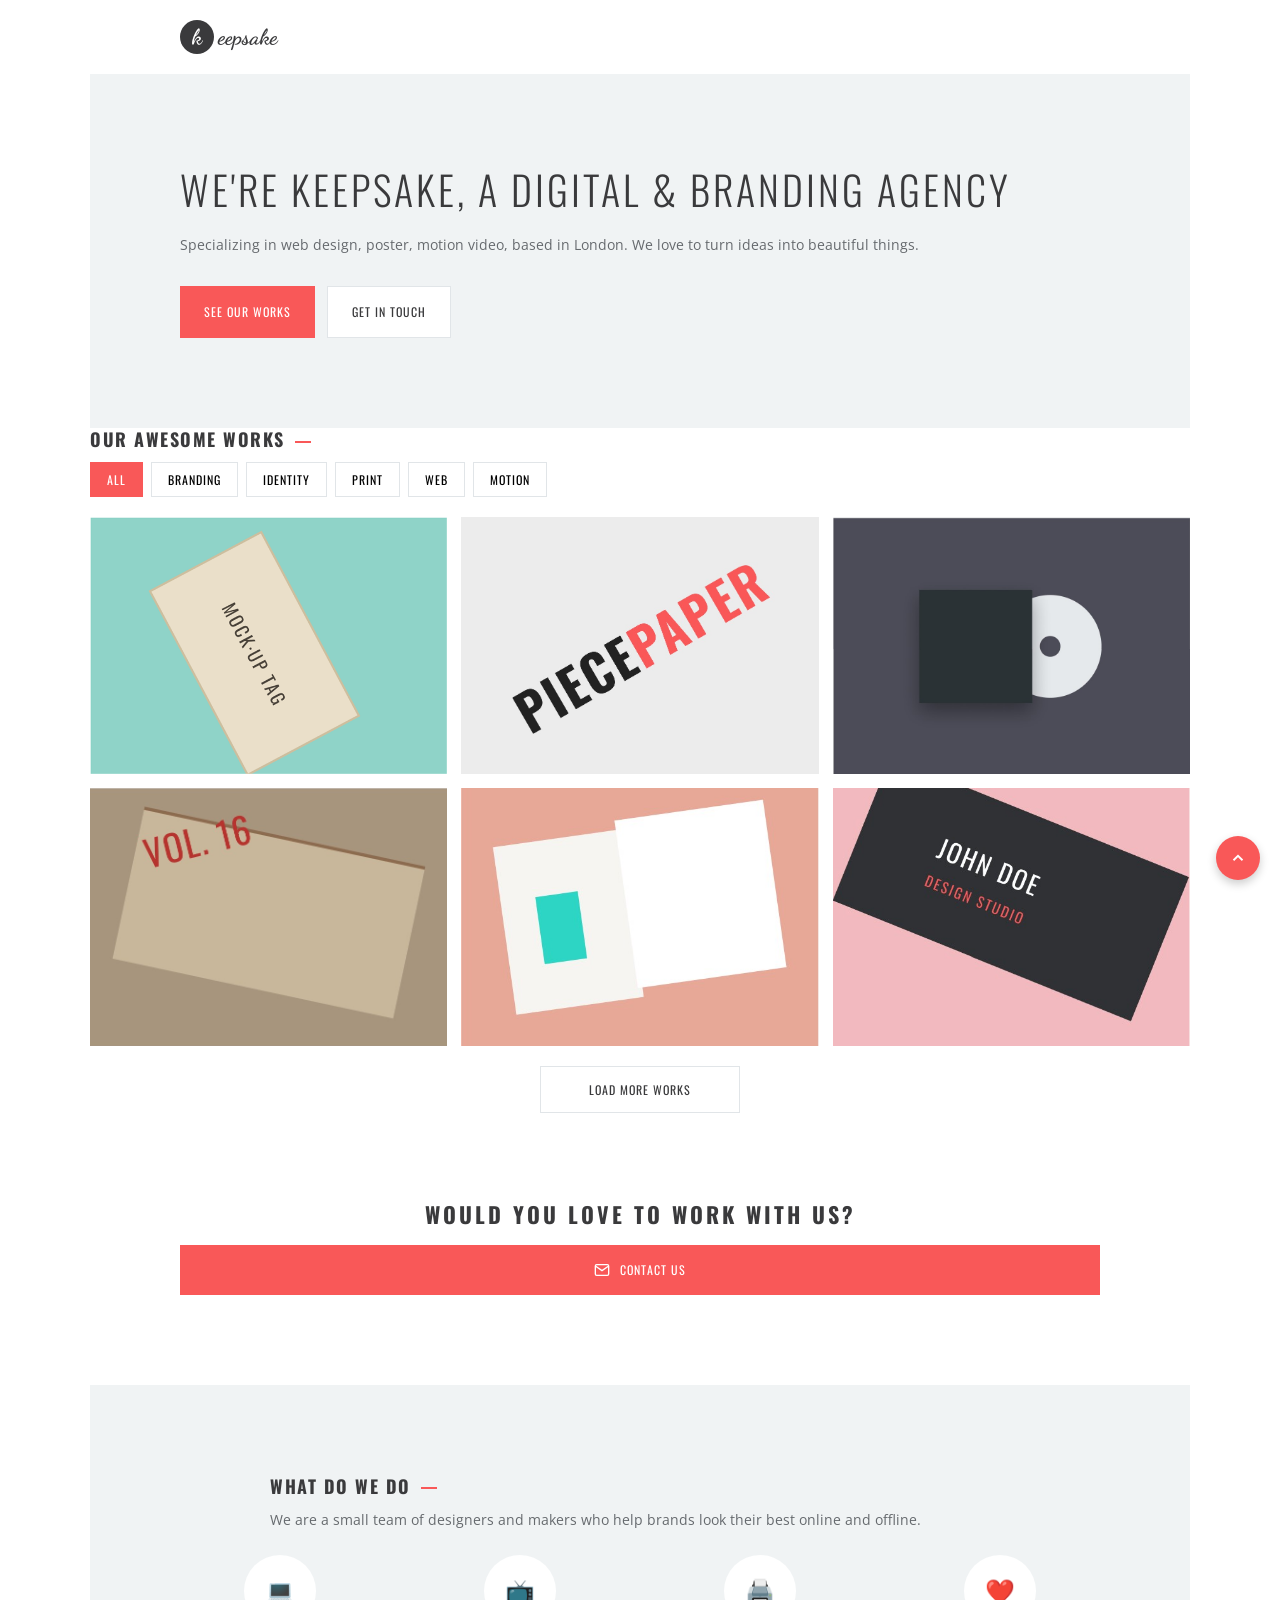
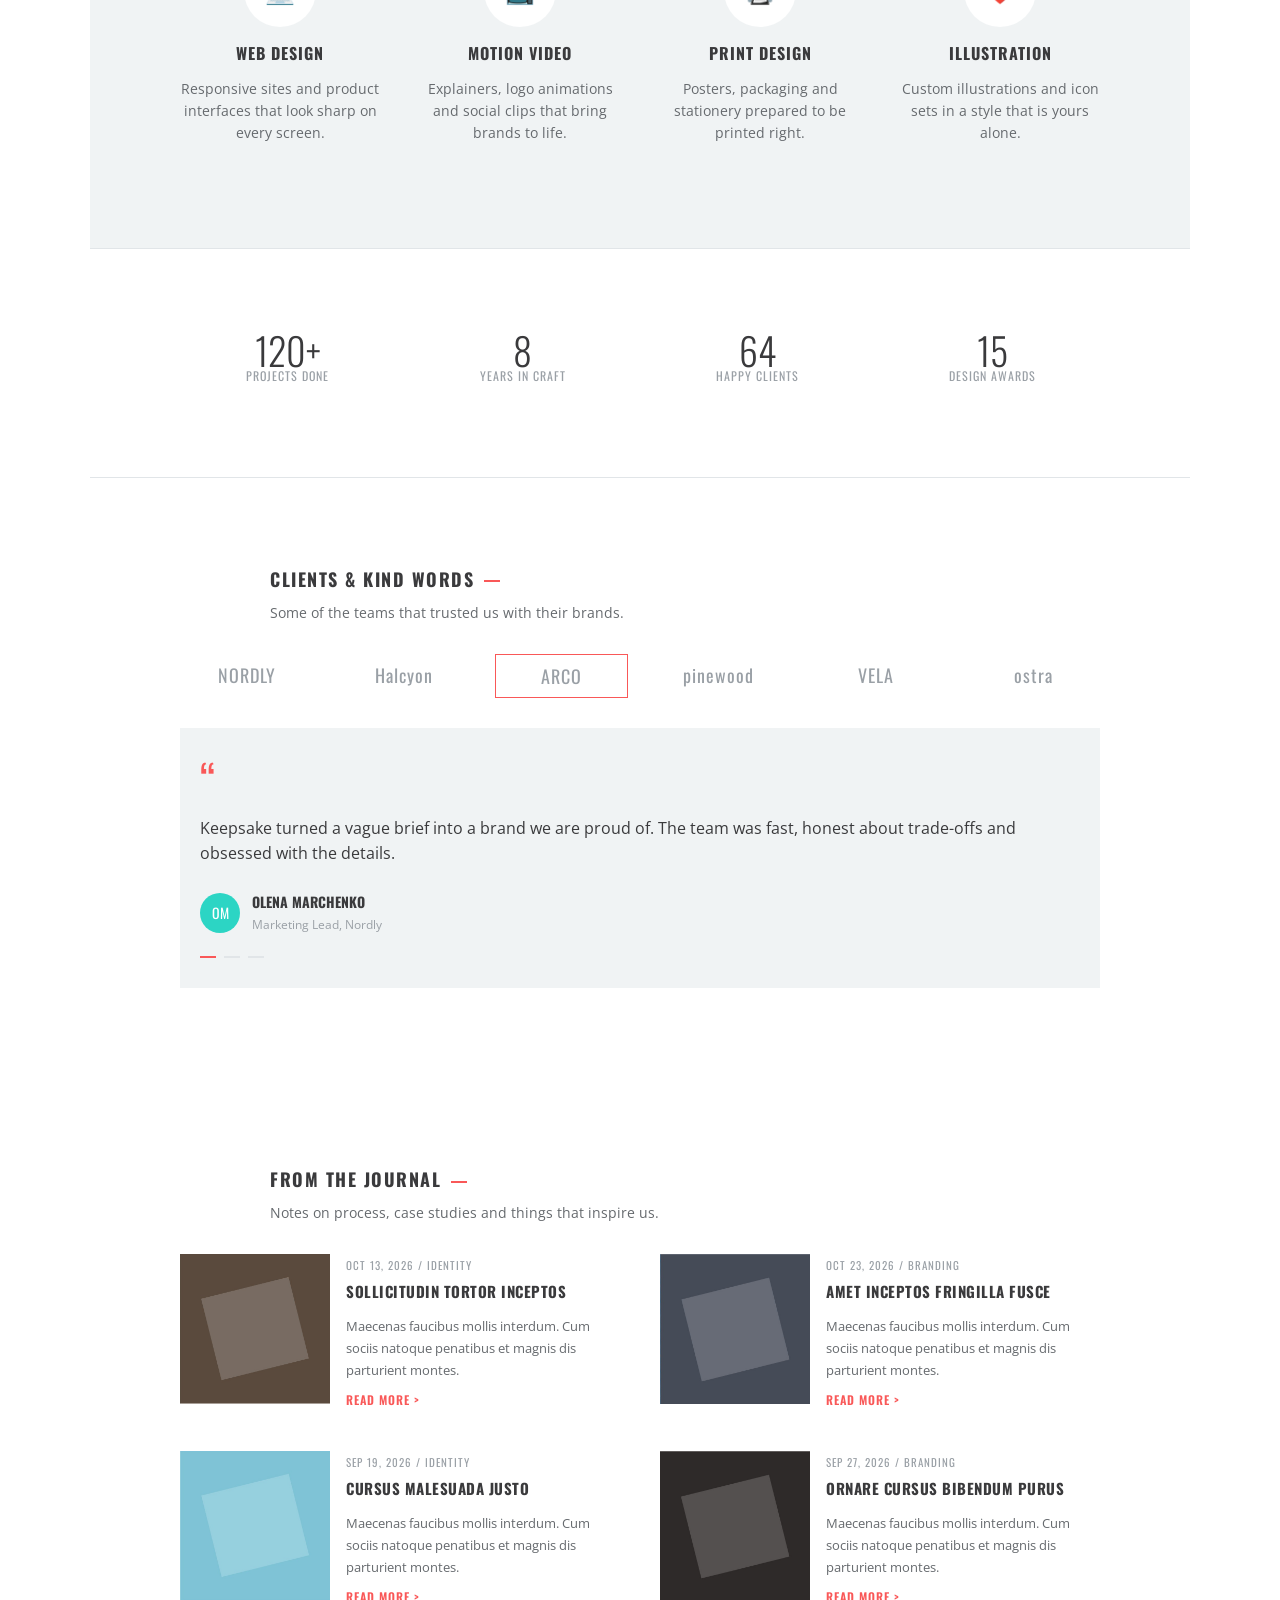
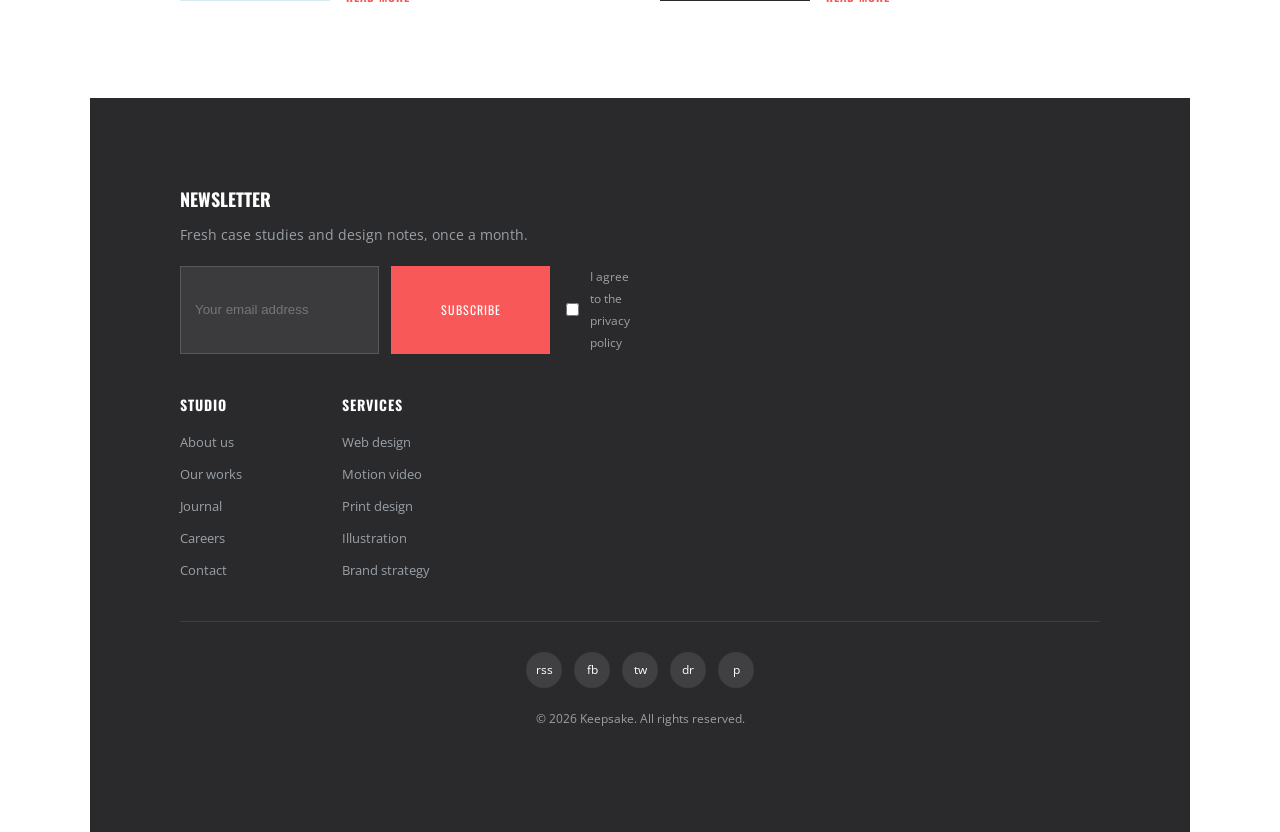
<file: task4/index.html>
﻿<!DOCTYPE html>
<html lang="en">
<head>
	<meta charset="UTF-8">
	<meta name="viewport" content="width=device-width, initial-scale=1.0">
	<title>Keepsake - Digital & Branding Agency</title>

	<link rel="preconnect" href="https://fonts.googleapis.com">
	<link rel="preconnect" href="https://fonts.gstatic.com" crossorigin>
	<link href="https://fonts.googleapis.com/css2?family=Dancing+Script:wght@700&family=Open+Sans:wght@300;400;600&family=Oswald:wght@300;400;700&display=swap" rel="stylesheet">
	<link rel="stylesheet" href="style.css">
</head>
<body>

	
	<header class="site-header">
		<a href="#" class="logo">
			<span class="logo-k">k</span>eepsake
		</a>
		<button class="burger-btn" aria-label="Open menu" aria-expanded="false">
			<span></span>
			<span></span>
			<span></span>
		</button>
	</header>

	<main>
	
		<section class="hero">
			<h1>We're Keepsake, a digital & branding agency</h1>
			<p>Specializing in web design, poster, motion video, based in London. We love to turn ideas into beautiful things.</p>
			<div class="hero-buttons">
				<a href="#works" class="btn btn-primary">See our works</a>
				<a href="#contact" class="btn btn-secondary">Get in touch</a>
			</div>
		</section>

	
			<div class="section-title-wrapper">
				<h2>Our awesome works</h2>
			</div>

			
			<div class="chips-container">
				<button class="chip active">All</button>
				<button class="chip">Branding</button>
				<button class="chip">Identity</button>
				<button class="chip">Print</button>
				<button class="chip">Web</button>
				<button class="chip">Motion</button>
			</div>

			
			<div class="works-grid">
				<article class="work-card">
					<img src="img1.png" alt="Mock-up Tag" width="600" height="432">
					<div class="work-overlay">
						<div class="work-plus-icon">+</div>
						<h3>Mock-up Tag</h3>
						<div class="work-line"></div>
						<span class="work-category">Branding</span>
					</div>
				</article>

				<article class="work-card">
					<img src="img2.jpg" alt="Piece Paper" width="600" height="432" loading="lazy">
					<div class="work-overlay">
						<div class="work-plus-icon">+</div>
						<h3>Piece Paper</h3>
						<div class="work-line"></div>
						<span class="work-category">Identity</span>
					</div>
				</article>

				<article class="work-card">
					<img src="img3.jpg" alt="Vinyl Mock" width="600" height="432" loading="lazy">
					<div class="work-overlay">
						<div class="work-plus-icon">+</div>
						<h3>Vinyl Mock</h3>
						<div class="work-line"></div>
						<span class="work-category">Print</span>
					</div>
				</article>

				<article class="work-card">
					<img src="img4.jpg" alt="Coffee Mock" width="600" height="432" loading="lazy">
					<div class="work-overlay">
						<div class="work-plus-icon">+</div>
						<h3>Coffee Mock</h3>
						<div class="work-line"></div>
						<span class="work-category">Web</span>
					</div>
				</article>

				<article class="work-card">
					<img src="img5.jpg" alt="Coffee Mock" width="600" height="432" loading="lazy">
					<div class="work-overlay">
						<div class="work-plus-icon">+</div>
						<h3>Coffee Mock</h3>
						<div class="work-line"></div>
						<span class="work-category">Web</span>
					</div>
				</article>

				<article class="work-card">
					<img src="img6.jpg" alt="Coffee Mock" width="600" height="432" loading="lazy">
					<div class="work-overlay">
						<div class="work-plus-icon">+</div>
						<h3>Coffee Mock</h3>
						<div class="work-line"></div>
						<span class="work-category">Web</span>
					</div>
				</article>
			</div>

			<button class="btn btn-secondary load-more">Load more works</button>

		
			<section class="cta-section" id="contact">
				<h2>Would you love to work with us?</h2>
				<a href="#contact" class="btn btn-primary">
					<svg width="16" height="16" viewBox="0 0 24 24" fill="none" stroke="currentColor" stroke-width="2"><path d="M4 4h16c1.1 0 2 .9 2 2v12c0 1.1-.9 2-2 2H4c-1.1 0-2-.9-2-2V6c0-1.1.9-2 2-2z"></path><polyline points="22,6 12,13 2,6"></polyline></svg>
					Contact us
				</a>
			</section>

		
			<section class="services-section">
				<div class="section-title-wrapper">
					<h2>What do we do</h2>
				</div>
				<p class="section-subtitle">We are a small team of designers and makers who help brands look their best online and offline.</p>

				<div class="services-grid">
					<div class="service-item">
						<div class="service-icon">💻</div>
						<h3>Web design</h3>
						<p>Responsive sites and product interfaces that look sharp on every screen.</p>
					</div>
					<div class="service-item">
						<div class="service-icon">📺</div>
						<h3>Motion video</h3>
						<p>Explainers, logo animations and social clips that bring brands to life.</p>
					</div>
					<div class="service-item">
						<div class="service-icon">🖨️</div>
						<h3>Print design</h3>
						<p>Posters, packaging and stationery prepared to be printed right.</p>
					</div>
					<div class="service-item">
						<div class="service-icon">❤️</div>
						<h3>Illustration</h3>
						<p>Custom illustrations and icon sets in a style that is yours alone.</p>
					</div>
				</div>
			</section>

		
			<section class="stats-section">
				<div class="stats-grid">
					<div class="stat-item">
						<span class="stat-number">120+</span>
						<span class="stat-label">Projects done</span>
					</div>
					<div class="stat-item">
						<span class="stat-number">8</span>
						<span class="stat-label">Years in craft</span>
					</div>
					<div class="stat-item">
						<span class="stat-number">64</span>
						<span class="stat-label">Happy clients</span>
					</div>
					<div class="stat-item">
						<span class="stat-number">15</span>
						<span class="stat-label">Design awards</span>
					</div>
				</div>
			</section>

			<section class="clients-section">
				<div class="section-title-wrapper">
					<h2>Clients & kind words</h2>
				</div>
				<p class="section-subtitle">Some of the teams that trusted us with their brands.</p>

				<div class="clients-logos">
					<div class="client-logo">NORDLY</div>
					<div class="client-logo">Halcyon</div>
					<div class="client-logo active-client">ARCO</div>
					<div class="client-logo">pinewood</div>
					<div class="client-logo">VELA</div>
					<div class="client-logo">ostra</div>
				</div>

				<div class="testimonial-card">
					<div class="testimonial-quotes">“</div>
					<p class="testimonial-text">Keepsake turned a vague brief into a brand we are proud of. The team was fast, honest about trade-offs and obsessed with the details.</p>
					<div class="testimonial-author">
						<div class="author-avatar">OM</div>
						<div class="author-info">
							<strong>Olena Marchenko</strong>
							<span>Marketing Lead, Nordly</span>
						</div>
					</div>
					<div class="slider-dots">
						<span class="dot active"></span>
						<span class="dot"></span>
						<span class="dot"></span>
					</div>
				</div>
			</section>

	
			<section class="journal-section">
				<div class="section-title-wrapper">
					<h2>From the journal</h2>
				</div>
				<p class="section-subtitle">Notes on process, case studies and things that inspire us.</p>

				<div class="journal-grid">
					<article class="journal-card">
						<img src="journal-1.jpg" alt="Journal 1" width="300" height="300" loading="lazy">
						<div class="journal-content">
							<span class="journal-meta">Oct 13, 2026 / Identity</span>
							<h3>Sollicitudin tortor inceptos</h3>
							<p>Maecenas faucibus mollis interdum. Cum sociis natoque penatibus et magnis dis parturient montes.</p>
							<a href="#" class="read-more">Read more &gt;</a>
						</div>
					</article>
					<article class="journal-card">
						<img src="journal-2.jpg" alt="Journal 2" width="300" height="300" loading="lazy">
						<div class="journal-content">
							<span class="journal-meta">Oct 23, 2026 / Branding</span>
							<h3>Amet inceptos fringilla fusce</h3>
							<p>Maecenas faucibus mollis interdum. Cum sociis natoque penatibus et magnis dis parturient montes.</p>
							<a href="#" class="read-more">Read more &gt;</a>
						</div>
					</article>
					<article class="journal-card">
						<img src="journal-3.jpg" alt="Journal 3" width="300" height="300" loading="lazy">
						<div class="journal-content">
							<span class="journal-meta">Sep 19, 2026 / Identity</span>
							<h3>Cursus malesuada justo</h3>
							<p>Maecenas faucibus mollis interdum. Cum sociis natoque penatibus et magnis dis parturient montes.</p>
							<a href="#" class="read-more">Read more &gt;</a>
						</div>
					</article>
					<article class="journal-card">
						<img src="journal-4.jpg" alt="Journal 4" width="300" height="300" loading="lazy">
						<div class="journal-content">
							<span class="journal-meta">Sep 27, 2026 / Branding</span>
							<h3>Ornare cursus bibendum purus</h3>
							<p>Maecenas faucibus mollis interdum. Cum sociis natoque penatibus et magnis dis parturient montes.</p>
							<a href="#" class="read-more">Read more &gt;</a>
						</div>
					</article>
				</div>
			</section>
</main>

	
	<footer class="site-footer">
		<div class="footer-container">
			<div class="newsletter">
				<h3>Newsletter</h3>
				<p>Fresh case studies and design notes, once a month.</p>
				<form class="newsletter-form">
					<input type="email" placeholder="Your email address" required>
					<button type="submit" class="btn btn-primary">Subscribe</button>
					<label class="checkbox-label">
						<input type="checkbox" required> I agree to the privacy policy
					</label>
				</form>
			</div>

			<div class="footer-links-grid">
				<div class="footer-col">
					<h4>Studio</h4>
					<ul>
						<li><a href="#">About us</a></li>
						<li><a href="#">Our works</a></li>
						<li><a href="#">Journal</a></li>
						<li><a href="#">Careers</a></li>
						<li><a href="#">Contact</a></li>
					</ul>
				</div>
				<div class="footer-col">
					<h4>Services</h4>
					<ul>
						<li><a href="#">Web design</a></li>
						<li><a href="#">Motion video</a></li>
						<li><a href="#">Print design</a></li>
						<li><a href="#">Illustration</a></li>
						<li><a href="#">Brand strategy</a></li>
					</ul>
				</div>
			</div>

			<div class="footer-bottom">
				<div class="social-icons">
					<a href="#" aria-label="RSS">rss</a>
					<a href="#" aria-label="Facebook">fb</a>
					<a href="#" aria-label="Twitter">tw</a>
					<a href="#" aria-label="Dribbble">dr</a>
					<a href="#" aria-label="Pinterest">p</a>
				</div>
				<p class="copyright">&copy; 2026 Keepsake. All rights reserved.</p>
			</div>
		</div>
	</footer>

	
	<a href="#" class="scroll-top-btn" aria-label="Scroll to top">
		<svg width="18" height="18" viewBox="0 0 24 24" fill="none" stroke="currentColor" stroke-width="2.5"><polyline points="18 15 12 9 6 15"></polyline></svg>
	</a>

</body>
</html>
</file>
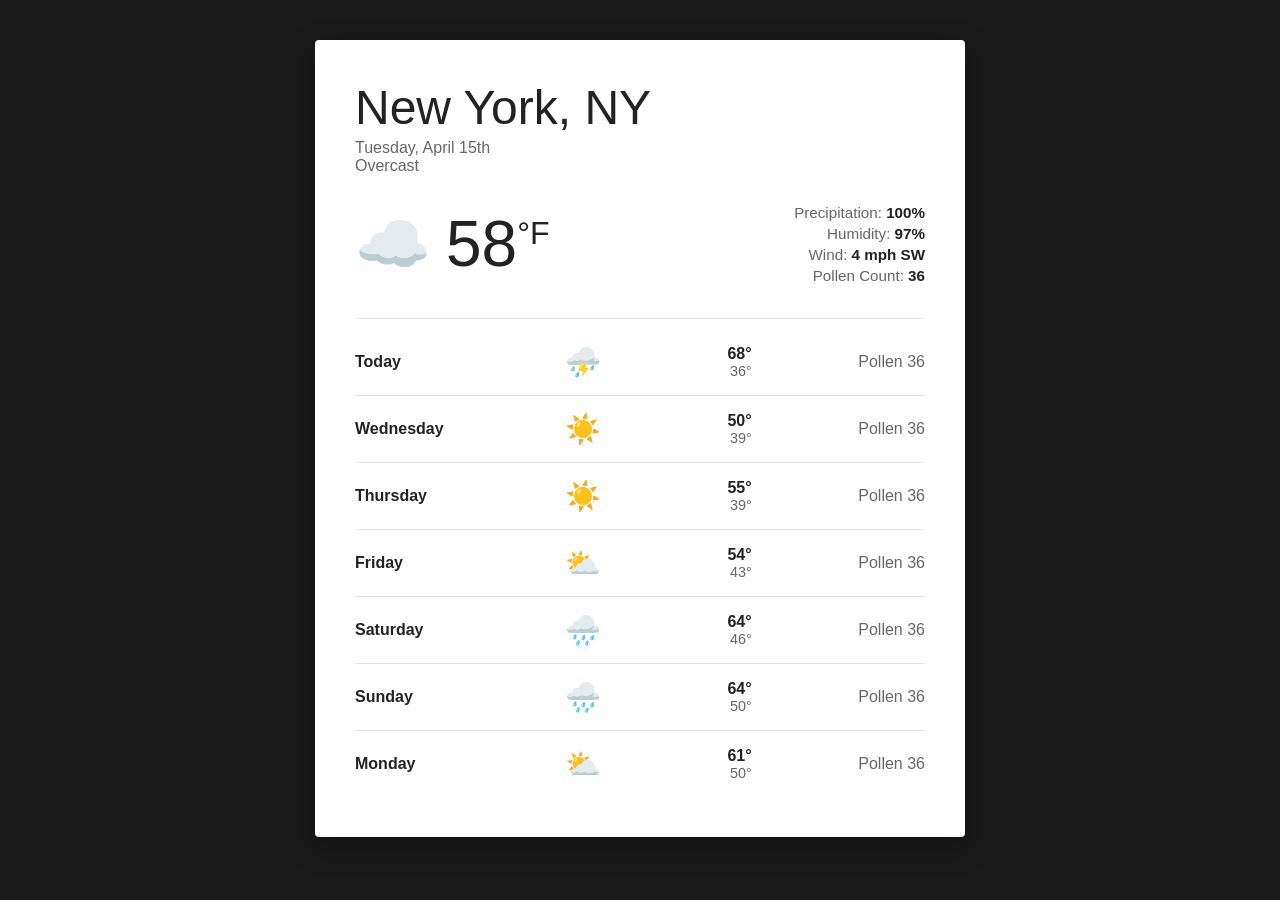
<file: task3/weather.html>
<!DOCTYPE html>
<html lang="uk">
<head>
	<meta charset="UTF-8">
	<meta name="viewport" content="width=device-width, initial-scale=1.0">
	<title>Weather App - New York</title>
	<link rel="stylesheet" href="weather.css">
</head>
<body>

	<div class="weather-card">
	
		<div class="weather-current">
			<div class="location-info">
				<h1>New York, NY</h1>
				<p class="date">Tuesday, April 15th</p>
				<p class="condition">Overcast</p>
			</div>

			<div class="current-main">
				<div class="temp-display">
					<span class="weather-icon">☁️</span>
					<span class="temp">58<span class="unit">°F</span></span>
				</div>
				<div class="details-list">
					<p>Precipitation: <strong>100%</strong></p>
					<p>Humidity: <strong>97%</strong></p>
					<p>Wind: <strong>4 mph SW</strong></p>
					<p>Pollen Count: <strong>36</strong></p>
				</div>
			</div>
		</div>

		<hr class="divider">


		<div class="forecast-list">
			<div class="forecast-row">
				<span class="day">Today</span>
				<span class="forecast-icon">⛈️</span>
				<div class="temps">
					<span class="high">68°</span>
					<span class="low">36°</span>
				</div>
				<span class="pollen">Pollen 36</span>
			</div>

			<div class="forecast-row">
				<span class="day">Wednesday</span>
				<span class="forecast-icon">☀️</span>
				<div class="temps">
					<span class="high">50°</span>
					<span class="low">39°</span>
				</div>
				<span class="pollen">Pollen 36</span>
			</div>

			<div class="forecast-row">
				<span class="day">Thursday</span>
				<span class="forecast-icon">☀️</span>
				<div class="temps">
					<span class="high">55°</span>
					<span class="low">39°</span>
				</div>
				<span class="pollen">Pollen 36</span>
			</div>

			<div class="forecast-row">
				<span class="day">Friday</span>
				<span class="forecast-icon">⛅</span>
				<div class="temps">
					<span class="high">54°</span>
					<span class="low">43°</span>
				</div>
				<span class="pollen">Pollen 36</span>
			</div>

			<div class="forecast-row">
				<span class="day">Saturday</span>
				<span class="forecast-icon">🌧️</span>
				<div class="temps">
					<span class="high">64°</span>
					<span class="low">46°</span>
				</div>
				<span class="pollen">Pollen 36</span>
			</div>

			<div class="forecast-row">
				<span class="day">Sunday</span>
				<span class="forecast-icon">🌧️</span>
				<div class="temps">
					<span class="high">64°</span>
					<span class="low">50°</span>
				</div>
				<span class="pollen">Pollen 36</span>
			</div>

			<div class="forecast-row">
				<span class="day">Monday</span>
				<span class="forecast-icon">⛅</span>
				<div class="temps">
					<span class="high">61°</span>
					<span class="low">50°</span>
				</div>
				<span class="pollen">Pollen 36</span>
			</div>
		</div>
	</div>

</body>
</html>
</file>
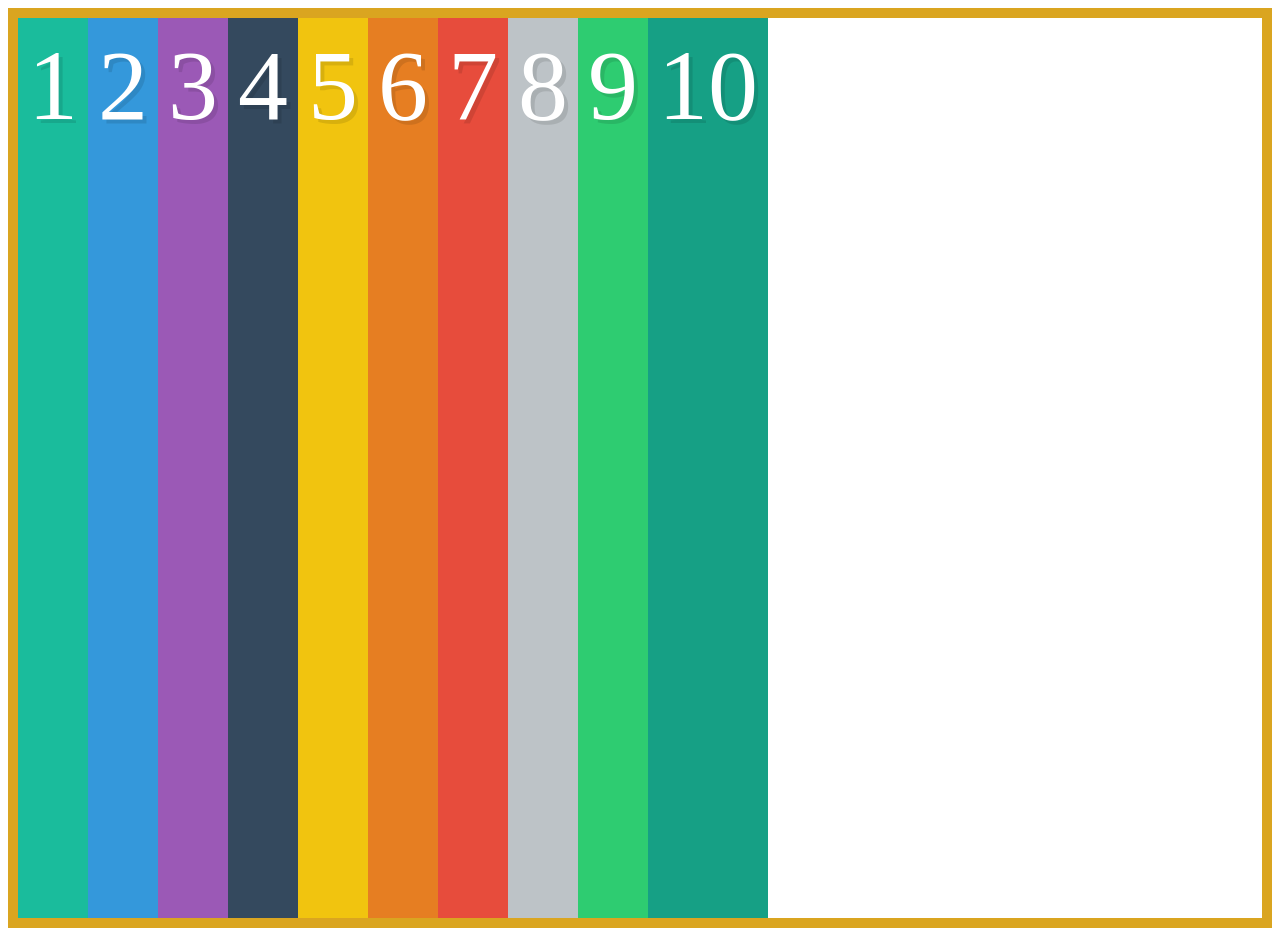
<file: task2/1/index1.html>
<!doctype html>
<html lang="en">
<head>
	<meta charset="UTF-8">
	<title>FlexBox Tutorial</title>
	<link rel="stylesheet" href="style1.css">
</head>
<body>
	<div class="container">
		<div class="box box1">1</div>
		<div class="box box2">2</div>
		<div class="box box3">3</div>
		<div class="box box4">4</div>
		<div class="box box5">5</div>
		<div class="box box6">6</div>
		<div class="box box7">7</div>
		<div class="box box8">8</div>
		<div class="box box9">9</div>
		<div class="box box10">10</div>
	</div>
</body>
</html>
</file>
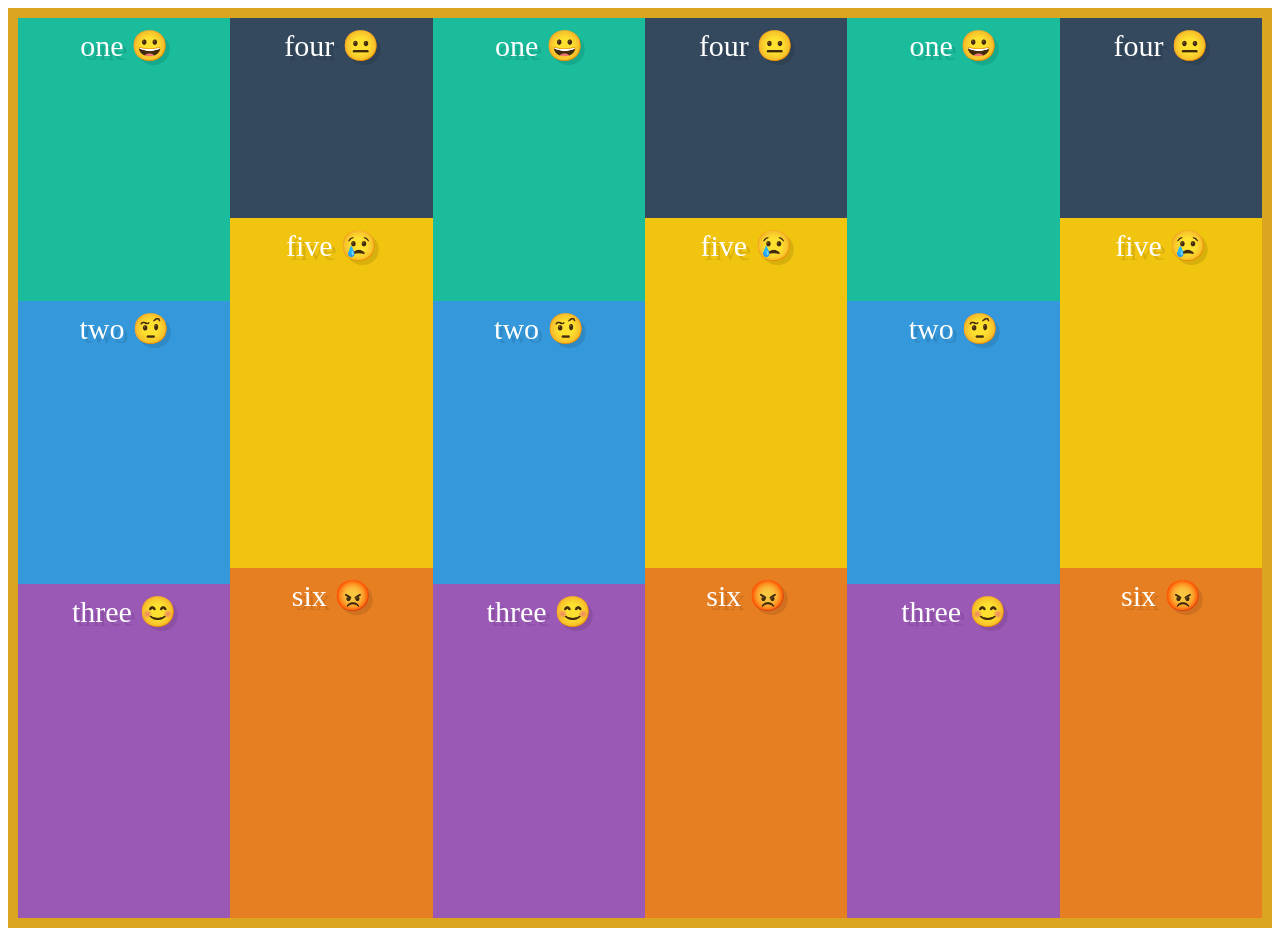
<file: task2/10/index10.html>
<!doctype html>
<html lang="en">
<head>
	<meta charset="UTF-8">
	<title>FlexBox Tutorial</title>
	<link rel="stylesheet" href="style10.css">
</head>
<body>
	<div class="container">
		<div class="box box1">one 😀</div>
		<div class="box box2">two 🤨</div>
		<div class="box box3">three 😊</div>
		<div class="box box4">four 😐</div>
		<div class="box box5">five 😢</div>
		<div class="box box6">six 😡</div>
		<div class="box box1">one 😀</div>
		<div class="box box2">two 🤨</div>
		<div class="box box3">three 😊</div>
		<div class="box box4">four 😐</div>
		<div class="box box5">five 😢</div>
		<div class="box box6">six 😡</div>
		<div class="box box1">one 😀</div>
		<div class="box box2">two 🤨</div>
		<div class="box box3">three 😊</div>
		<div class="box box4">four 😐</div>
		<div class="box box5">five 😢</div>
		<div class="box box6">six 😡</div>

	</div>
</body>
</html>
</file>
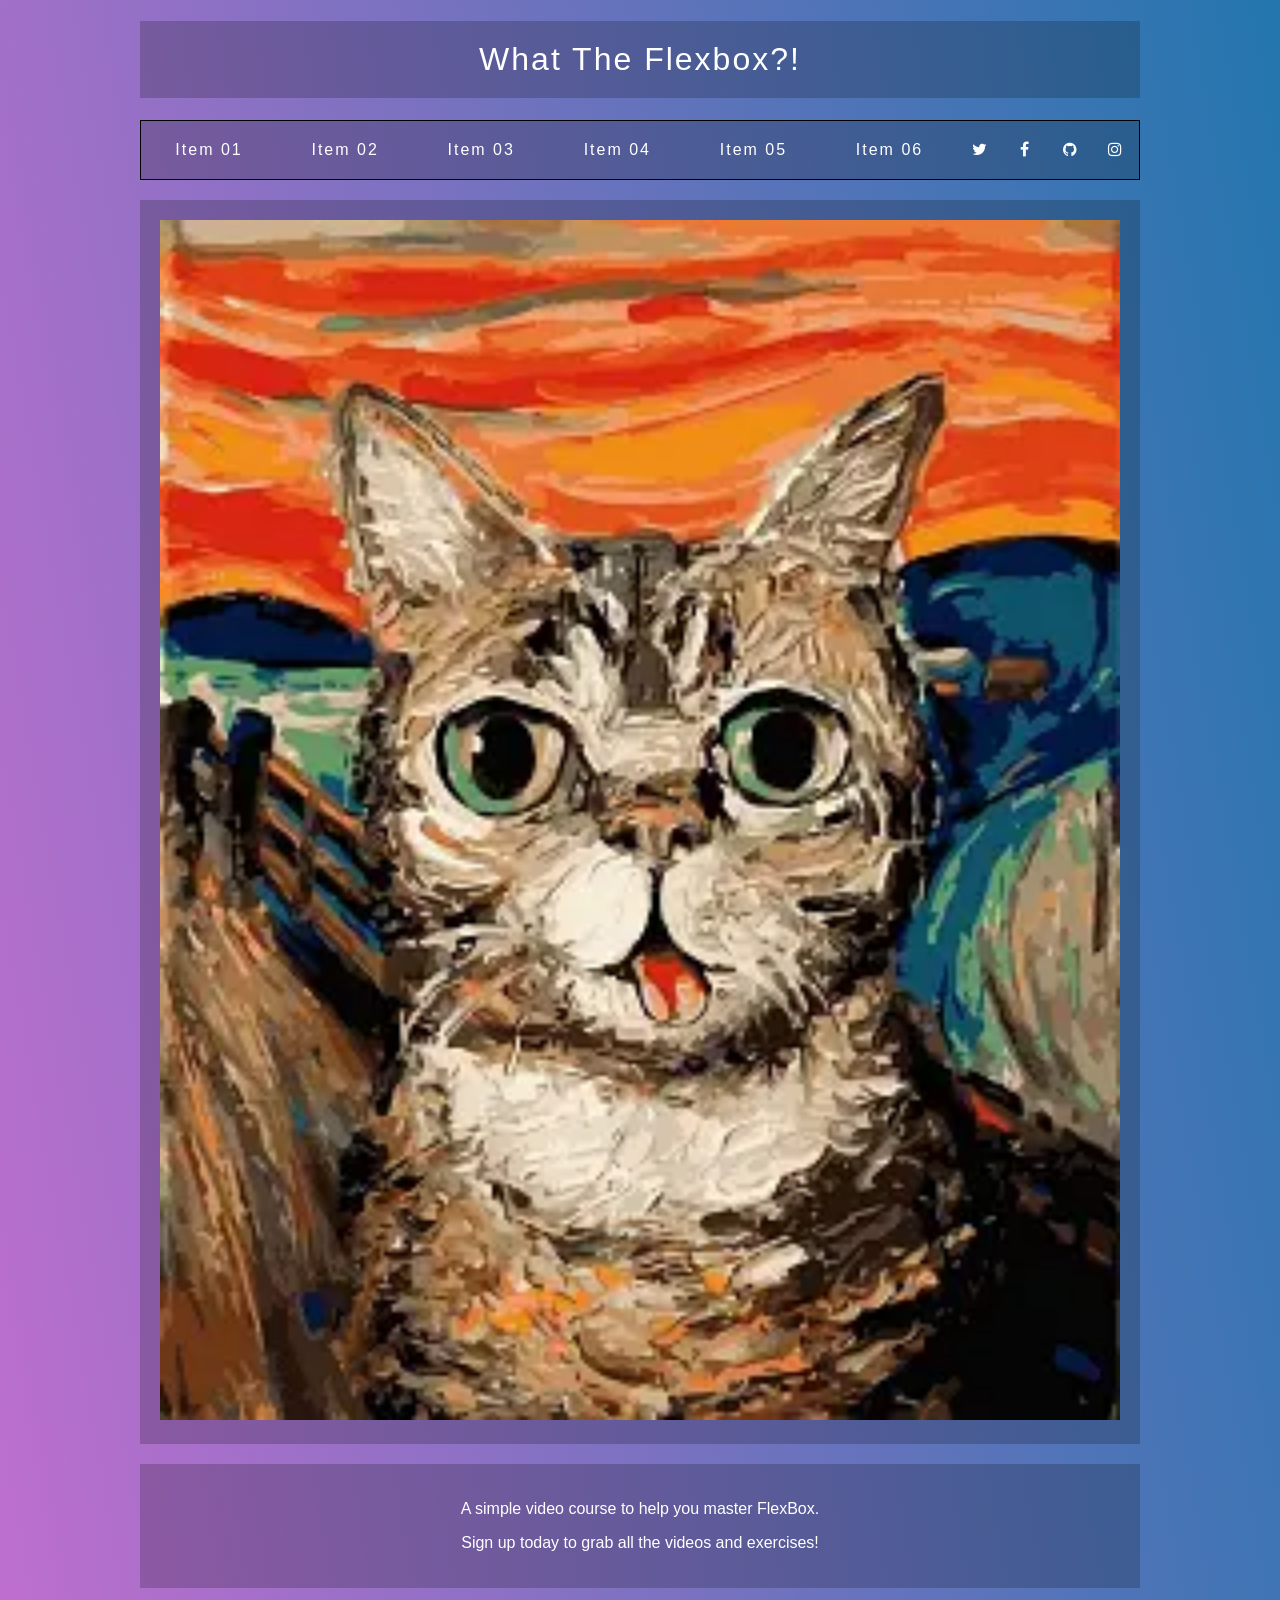
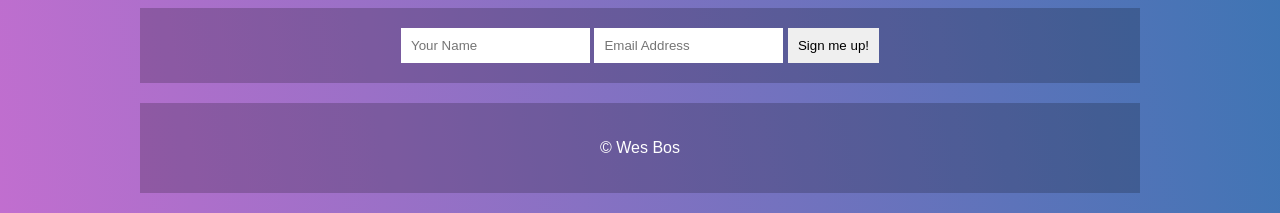
<file: task2/12/index12.html>
<!DOCTYPE html>
<html lang="en">
<head>
	<meta charset="UTF-8">
	<title>FlexBox Nav</title>
	<link rel="stylesheet" href="https://maxcdn.bootstrapcdn.com/font-awesome/4.3.0/css/font-awesome.min.css">
	<link rel="stylesheet" href="style12.css">
</head>
<body>
	<div class="wrapper">
		<header class="top">
			<h1><a href="#">What The Flexbox?!</a></h1>
		</header>

		<nav class="flex-nav">
			<a href="#" class="toggleNav">&#9776; Menu</a>
			<ul>
				<li><a href="#">Item 01</a></li>
				<li><a href="#">Item 02</a></li>
				<li><a href="#">Item 03</a></li>
				<li><a href="#">Item 04</a></li>
				<li><a href="#">Item 05</a></li>
				<li><a href="#">Item 06</a></li>
				<li class="social">
					<a href="http://twitter.com/wesbos"><i class="fa fa-twitter"></i></a>
				</li>
				<li class="social">
					<a href="http://facebook.com/wesbos.developer"><i class="fa fa-facebook"></i></a>
				</li>
				<li class="social">
					<a href="http://github.com/wesbos"><i class="fa fa-github"></i></a>
				</li>
				<li class="social">
					<a href="http://instagram.com/wesbos"><i class="fa fa-instagram"></i></a>
				</li>
			</ul>
		</nav>

		<section class="hero">
			<img src="12.webp" alt="Hero Image">
		</section>

		<section class="details">
			<p>A simple video course to help you master FlexBox.</p>
			<p>Sign up today to grab all the videos and exercises!</p>
		</section>

		<section class="signup">
			<form action="" class="signup">
				<input type="text" placeholder="Your Name">
				<input type="email" placeholder="Email Address">
				<input type="submit" value="Sign me up!">
			</form>
		</section>

		<footer>
			<p>&copy; Wes Bos</p>
		</footer>
	</div>

	<script src="https://ajax.googleapis.com/ajax/libs/jquery/1.11.2/jquery.min.js"></script>
	<script>
		$(function() {
			$('.toggleNav').on('click', function() {
				// $('.flex-nav ul').toggleClass('open');
				$('.flex-nav ul').slideToggle();
			});
		});
	</script>
</body>
</html>
</file>
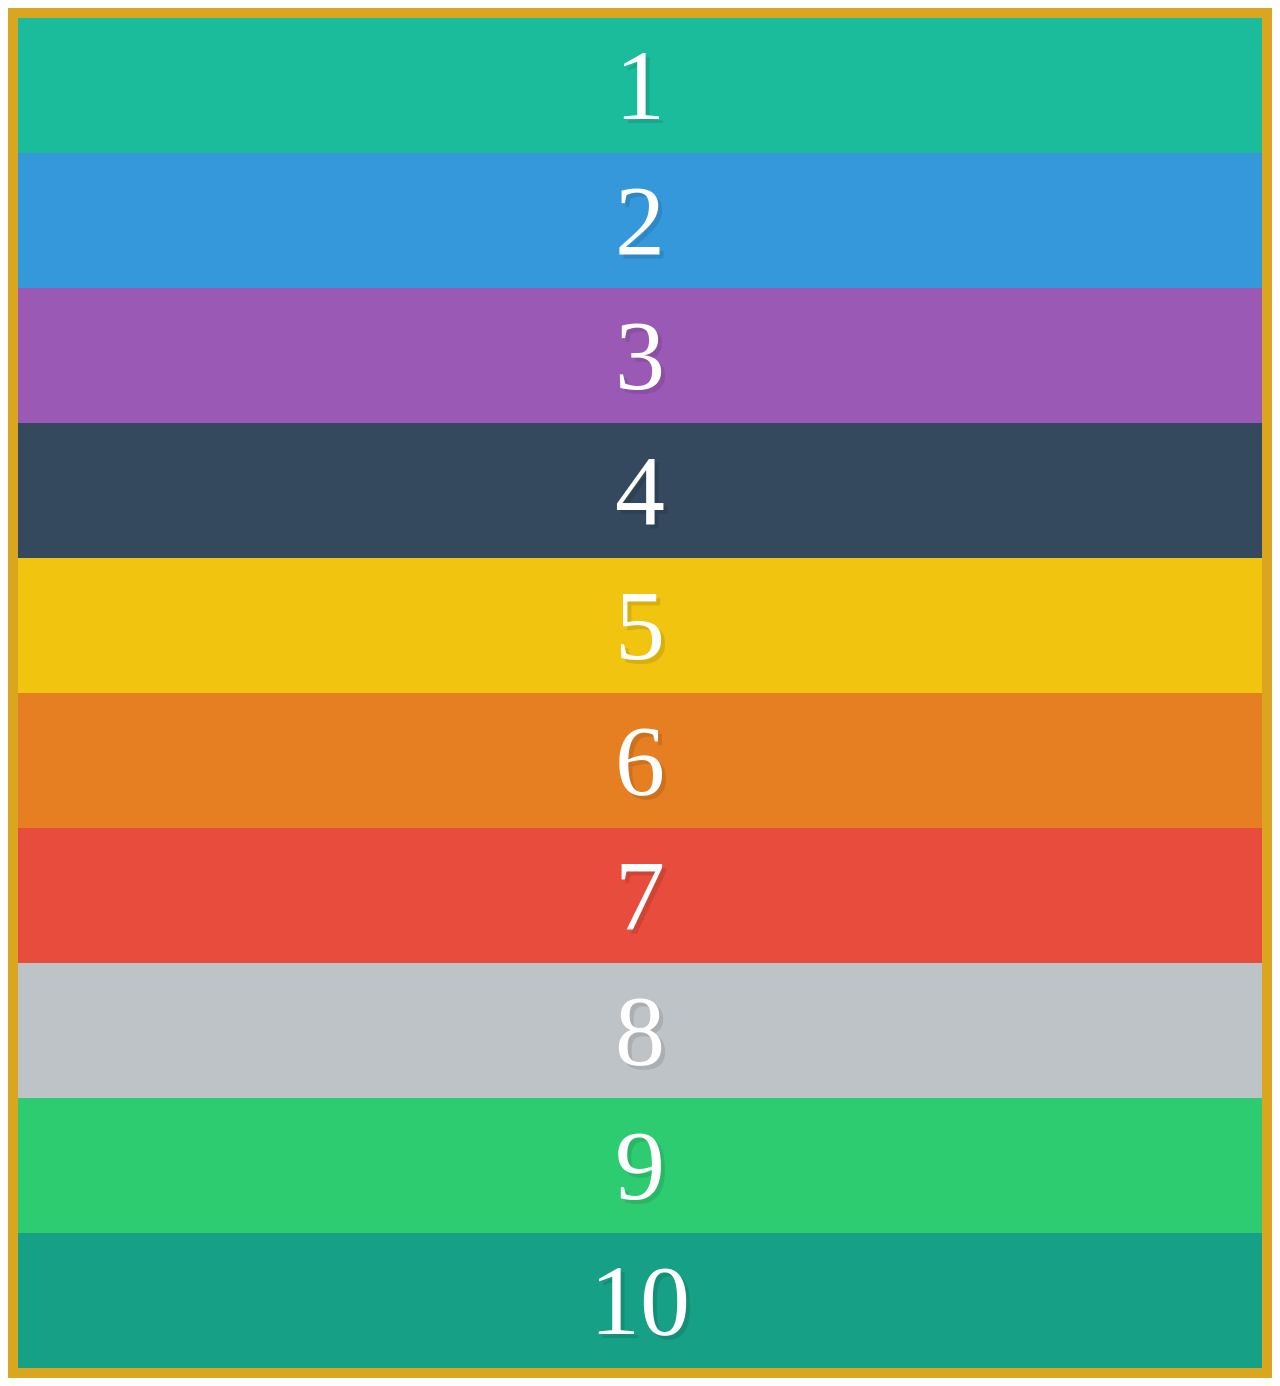
<file: task2/2/index2.html>
<!doctype html>
<html lang="en">
<head>
	<meta charset="UTF-8">
	<title>FlexBox Tutorial</title>
	<link rel="stylesheet" href="style2.css">
</head>
<body>
	<div class="container">
		<div class="box box1">1</div>
		<div class="box box2">2</div>
		<div class="box box3">3</div>
		<div class="box box4">4</div>
		<div class="box box5">5</div>
		<div class="box box6">6</div>
		<div class="box box7">7</div>
		<div class="box box8">8</div>
		<div class="box box9">9</div>
		<div class="box box10">10</div>
	</div>
</body>
</html>
</file>
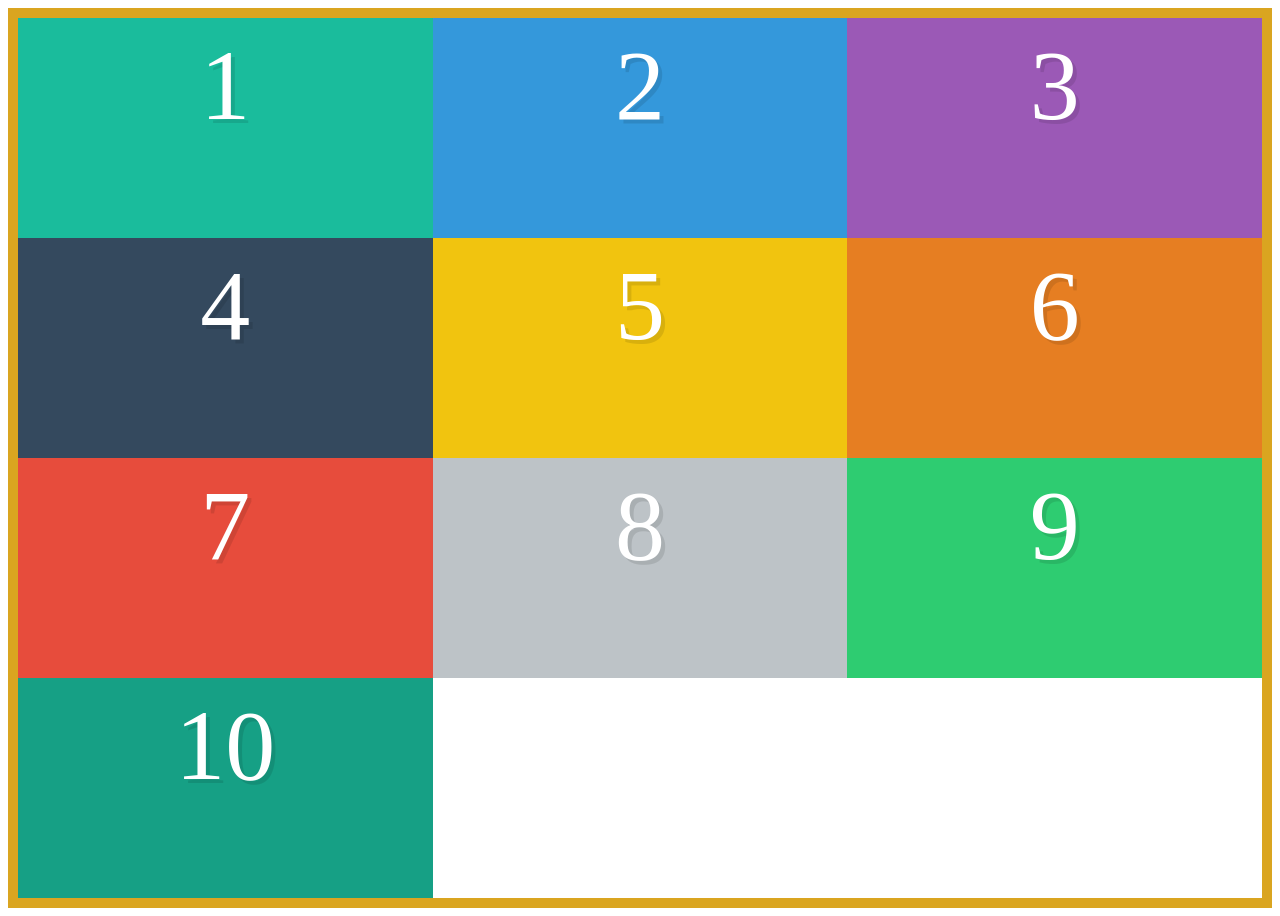
<file: task2/3/index3.html>
<!doctype html>
<html lang="en">
<head>
	<meta charset="UTF-8">
	<title>FlexBox Tutorial</title>
	<link rel="stylesheet" href="style3.css">
</head>
<body>
	<div class="container">
		<div class="box box1">1</div>
		<div class="box box2">2</div>
		<div class="box box3">3</div>
		<div class="box box4">4</div>
		<div class="box box5">5</div>
		<div class="box box6">6</div>
		<div class="box box7">7</div>
		<div class="box box8">8</div>
		<div class="box box9">9</div>
		<div class="box box10">10</div>
	</div>
</body>
</html>
</file>
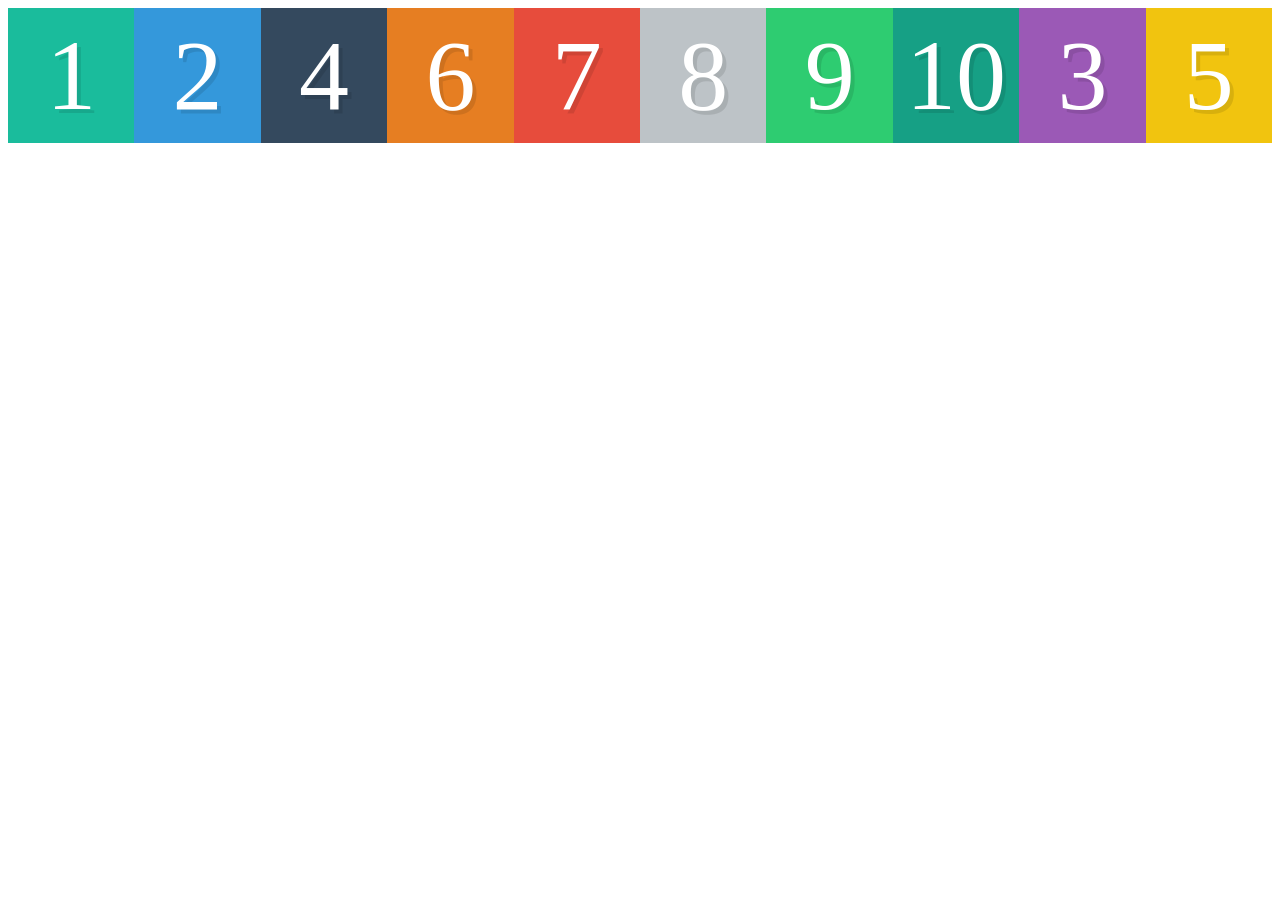
<file: task2/4/index4.html>
<!doctype html>
<html lang="en">
<head>
	<meta charset="UTF-8">
	<title>FlexBox Tutorial</title>
	<link rel="stylesheet" href="style4.css">
</head>
<body>
	<div class="container">
		<div class="box box1">1</div>
		<div class="box box2">2</div>
		<div class="box box3">3</div>
		<div class="box box4">4</div>
		<div class="box box5">5</div>
		<div class="box box6">6</div>
		<div class="box box7">7</div>
		<div class="box box8">8</div>
		<div class="box box9">9</div>
		<div class="box box10">10</div>
	</div>
</body>
</html>
</file>
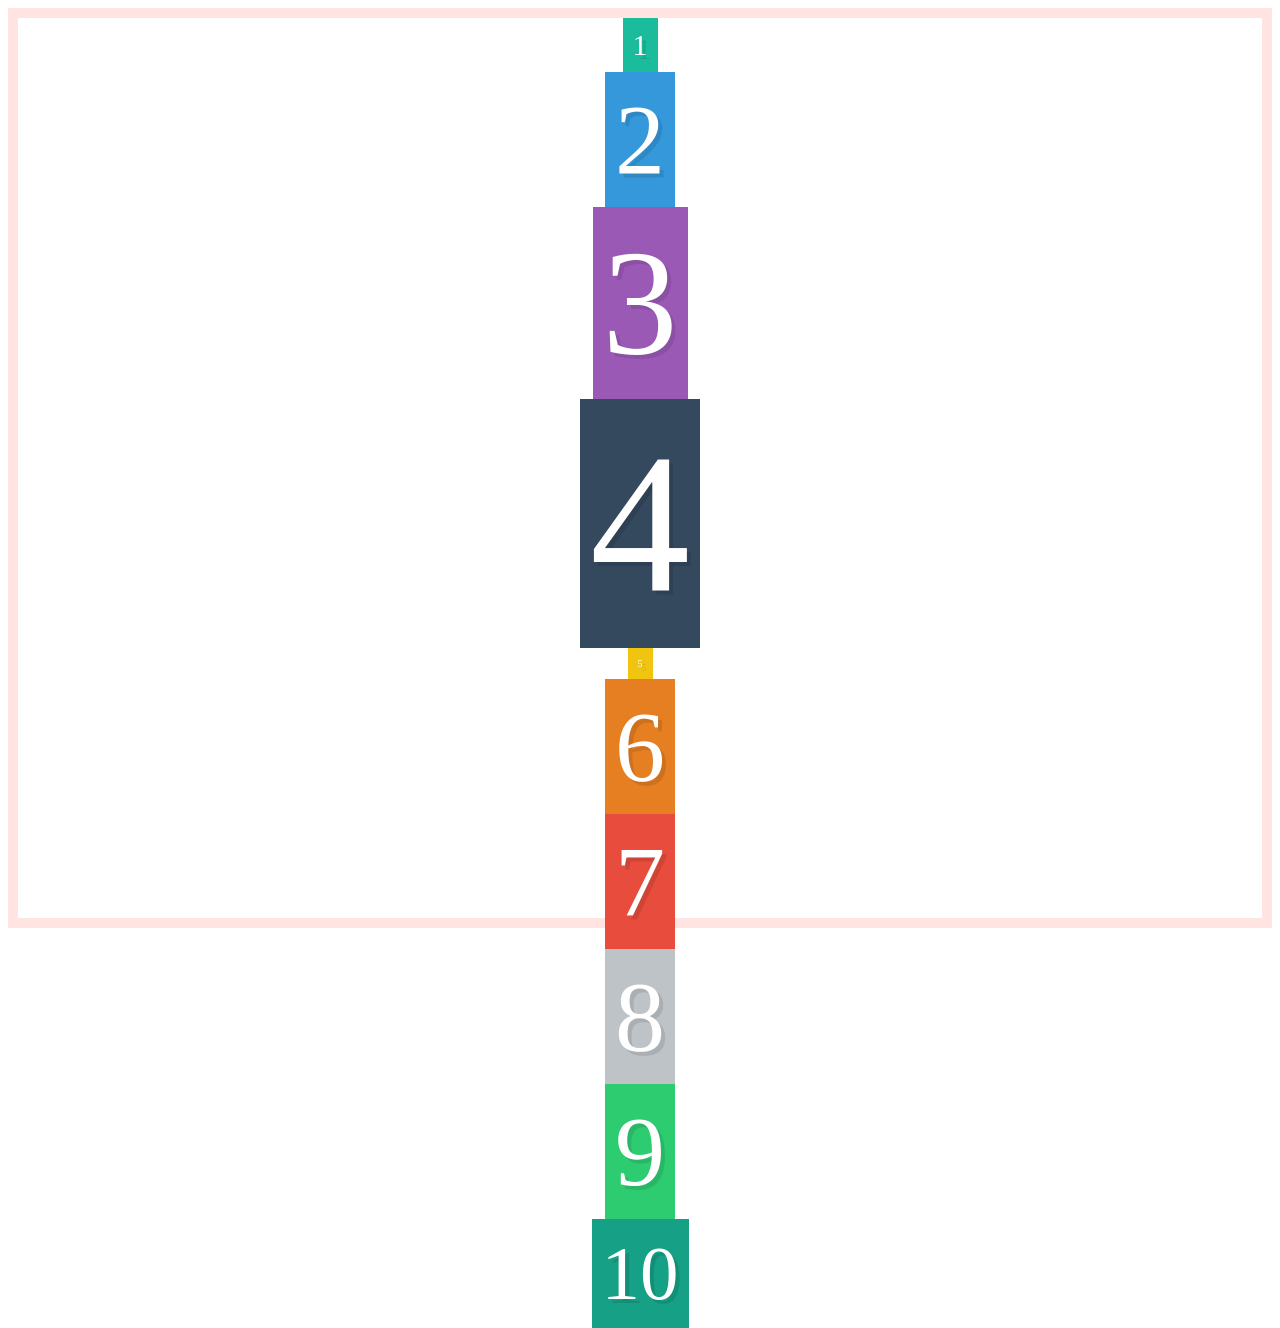
<file: task2/5/index5.html>
<!doctype html>
<html lang="en">
<head>
	<meta charset="UTF-8">
	<title>FlexBox Tutorial</title>
	<link rel="stylesheet" href="style5.css">
</head>
<body>
	<div class="container">
		<div class="box box1">1</div>
		<div class="box box2">2</div>
		<div class="box box3">3</div>
		<div class="box box4">4</div>
		<div class="box box5">5</div>
		<div class="box box6">6</div>
		<div class="box box7">7</div>
		<div class="box box8">8</div>
		<div class="box box9">9</div>
		<div class="box box10">10</div>
	</div>
</body>
</html>
</file>
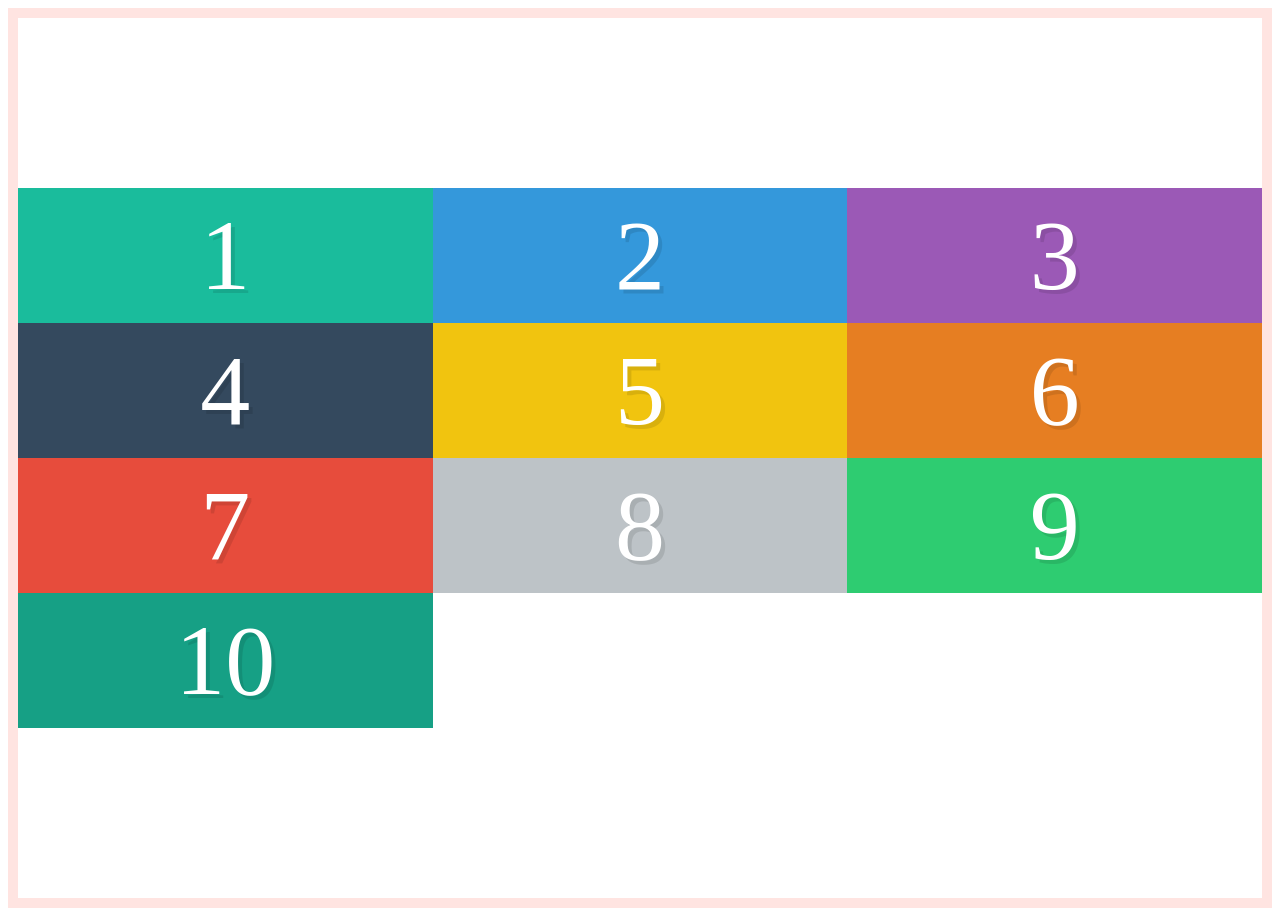
<file: task2/6/index6.html>
<!doctype html>
<html lang="en">
<head>
	<meta charset="UTF-8">
	<title>FlexBox Tutorial</title>
	<link rel="stylesheet" href="style6.css">
</head>
<body>
	<div class="container">
		<div class="box box1">1</div>
		<div class="box box2">2</div>
		<div class="box box3">3</div>
		<div class="box box4">4</div>
		<div class="box box5">5</div>
		<div class="box box6">6</div>
		<div class="box box7">7</div>
		<div class="box box8">8</div>
		<div class="box box9">9</div>
		<div class="box box10">10</div>
	</div>
</body>
</html>
</file>
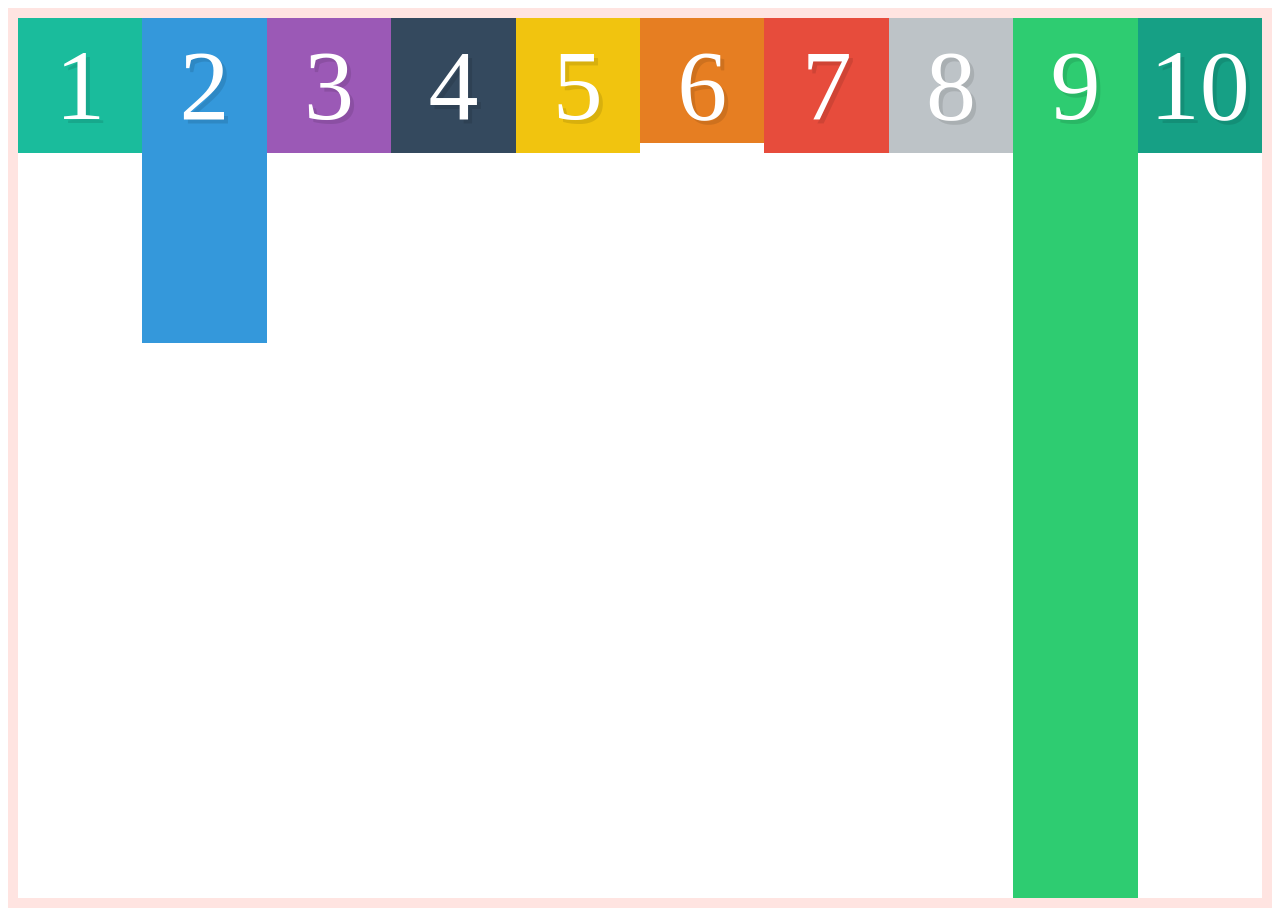
<file: task2/7/index7.html>
<!doctype html>
<html lang="en">
<head>
	<meta charset="UTF-8">
	<title>FlexBox Tutorial</title>
	<link rel="stylesheet" href="style7.css">
</head>
<body>
	<div class="container">
		<div class="box box1">1</div>
		<div class="box box2">2</div>
		<div class="box box3">3</div>
		<div class="box box4">4</div>
		<div class="box box5">5</div>
		<div class="box box6">6</div>
		<div class="box box7">7</div>
		<div class="box box8">8</div>
		<div class="box box9">9</div>
		<div class="box box10">10</div>
	</div>
</body>
</html>
</file>
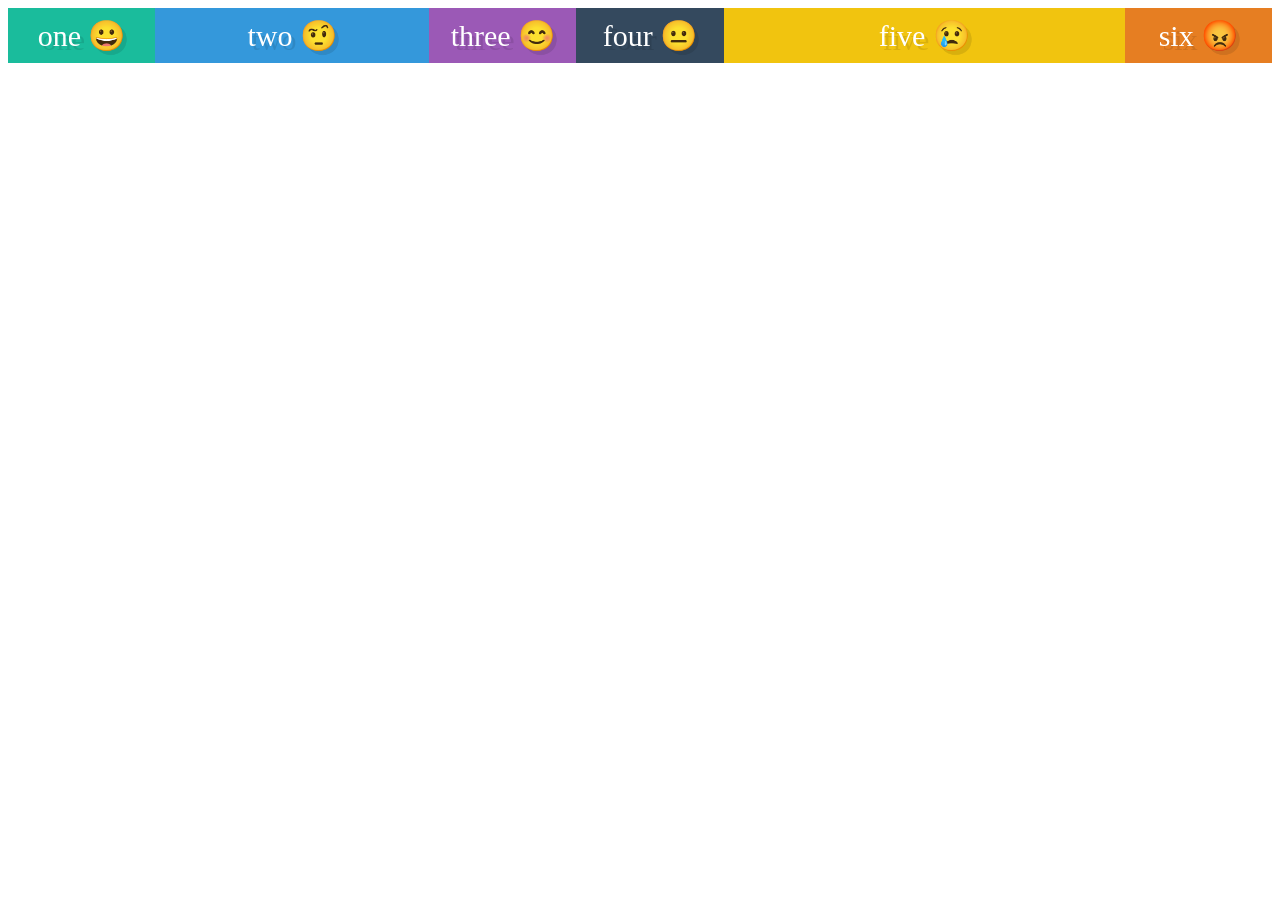
<file: task2/8/index8.html>
<!doctype html>
<html lang="en">
<head>
	<meta charset="UTF-8">
	<title>FlexBox Tutorial</title>
	<link rel="stylesheet" href="style8.css">
</head>
<body>
	<div class="container">
		<div class="box box1">one 😀</div>
		<div class="box box2">two 🤨</div>
		<div class="box box3">three 😊</div>
		<div class="box box4">four 😐</div>
		<div class="box box5">five 😢</div>
		<div class="box box6">six 😡</div>
		
	</div>
</body>
</html>
</file>
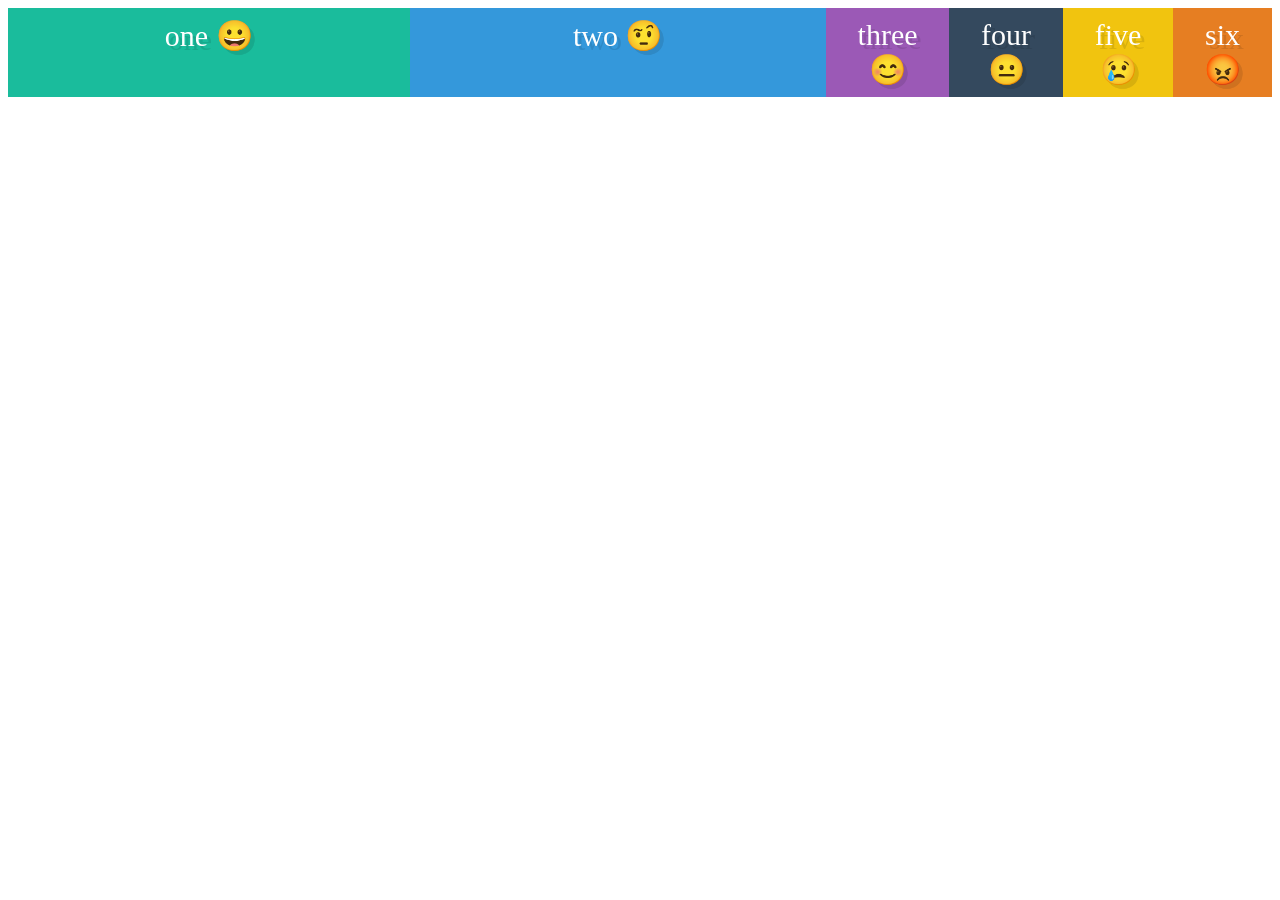
<file: task2/9/index9.html>
<!doctype html>
<html lang="en">
<head>
	<meta charset="UTF-8">
	<title>FlexBox Tutorial</title>
	<link rel="stylesheet" href="style9.css">
</head>
<body>
	<div class="container">
		<div class="box box1">one 😀</div>
		<div class="box box2">two 🤨</div>
		<div class="box box3">three 😊</div>
		<div class="box box4">four 😐</div>
		<div class="box box5">five 😢</div>
		<div class="box box6">six 😡</div>

	</div>
</body>
</html>
</file>
<file: task4/style.css>
:root {
	--color-accent: #F95858;
	--color-accent-hover: #E44646;
	--color-teal: #2CD5C4;
	--color-text-dark: #3A3A3C;
	--color-text: #666A6E;
	--color-muted: #9AA0A6;
	--color-bg-light: #F0F3F4;
	--color-border: #E1E5E8;
	--color-footer: #2A2A2D;
	--color-overlay: rgba(30, 32, 36, .82);
	--font-oswald: 'Oswald', sans-serif;
	--font-sans: 'Open Sans', sans-serif;
	--font-logo: 'Dancing Script', cursive;
	--container-padding: 20px;
	--section-spacing: 56px;
}


html {
	box-sizing: border-box;
	scroll-behavior: smooth;
}

*, *:before, *:after {
	box-sizing: inherit;
}

body {
	font-family: var(--font-sans);
	color: var(--color-text);
	background-color: #ffffff;
	margin: 0;
	padding: 0;
	font-size: 14px;
	line-height: 22px;
}

h1, h2, h3, h4 {
	font-family: var(--font-oswald);
	color: var(--color-text-dark);
	margin: 0;
	text-transform: uppercase;
}

ul {
	list-style: none;
	padding: 0;
	margin: 0;
}

a {
	text-decoration: none;
	color: inherit;
}


.site-header {
	display: flex;
	justify-content: space-between;
	align-items: center;
	padding: 20px var(--container-padding);
	background-color: #ffffff;
	position: sticky;
	top: 0;
	z-index: 100;
}

.logo {
	font-family: var(--font-logo);
	font-size: 22px;
	font-weight: 700;
	color: var(--color-text-dark);
}

.logo-k {
	display: inline-flex;
	align-items: center;
	justify-content: center;
	width: 34px;
	height: 34px;
	background-color: var(--color-text-dark);
	color: #ffffff;
	border-radius: 50%;
	margin-right: 4px;
}

.desktop-nav, .favourites-btn {
	display: none; 
}

.burger-btn {
	width: 40px;
	height: 40px;
	background: none;
	border: none;
	display: flex;
	flex-direction: column;
	justify-content: center;
	gap: 6px;
	cursor: pointer;
}

	.burger-btn span {
		display: block;
		width: 24px;
		height: 2px;
		background-color: var(--color-text-dark);
	}


.hero {
	background-color: var(--color-bg-light);
	padding: var(--section-spacing) var(--container-padding);
	text-align: left;
}

	.hero h1 {
		font-size: 26px;
		font-weight: 300;
		letter-spacing: 3px;
		line-height: 1.25;
		margin-bottom: 20px;
	}

	.hero p {
		margin-bottom: 30px;
	}

.hero-buttons {
	display: flex;
	flex-direction: column;
	gap: 12px;
}


.btn {
	display: inline-flex;
	align-items: center;
	justify-content: center;
	gap: 10px;
	font-family: var(--font-oswald);
	font-size: 12px;
	text-transform: uppercase;
	letter-spacing: 1px;
	padding: 14px 24px;
	width: 100%;
	cursor: pointer;
	transition: background-color 0.2s;
	border: none;
}

.btn-primary {
	background-color: var(--color-accent);
	color: #ffffff;
}

	.btn-primary:hover {
		background-color: var(--color-accent-hover);
	}

.btn-secondary {
	background-color: #ffffff;
	color: var(--color-text-dark);
	border: 1px solid var(--color-border);
}

	.btn-secondary:hover {
		border-color: var(--color-text-dark);
	}


.works-section {
	padding: var(--section-spacing) 0;
}

.section-title-wrapper {
	padding: 0 var(--container-padding);
	margin-bottom: 12px;
	display: flex;
	align-items: center;
	gap: 10px;
}

	.section-title-wrapper h2 {
		font-size: 18px;
		letter-spacing: 1.5px;
	}

		.section-title-wrapper h2::after {
			content: '';
			display: inline-block;
			width: 16px;
			height: 2px;
			background-color: var(--color-accent);
			margin-left: 10px;
			vertical-align: middle;
		}

.section-subtitle {
	padding: 0 var(--container-padding);
	margin: 0 0 24px 0;
}


.chips-container {
	display: flex;
	gap: 8px;
	overflow-x: auto;
	padding: 0 var(--container-padding) 20px;
	white-space: nowrap;
	scrollbar-width: none;
}

	.chips-container::-webkit-scrollbar {
		display: none;
	}

.chip {
	font-family: var(--font-oswald);
	font-size: 12px;
	text-transform: uppercase;
	letter-spacing: 1px;
	padding: 8px 16px;
	background: transparent;
	border: 1px solid var(--color-border);
	cursor: pointer;
}

	.chip.active {
		background-color: var(--color-accent);
		color: #ffffff;
		border-color: var(--color-accent);
	}

.works-grid {
	display: flex;
	flex-direction: column;
	gap: 12px;
	padding: 0 var(--container-padding);
	margin-bottom: 20px;
}


.work-card {
	position: relative;
	width: 100%;
	aspect-ratio: 1 / 0.72;
	overflow: hidden;
}

	.work-card img {
		width: 100%;
		height: 100%;
		object-fit: cover;
		display: block;
	}

.work-overlay {
	position: absolute;
	inset: 0;
	background-color: var(--color-overlay);
	display: flex;
	flex-direction: column;
	align-items: center;
	justify-content: center;
	opacity: 0;
	transition: opacity 0.3s ease;
	color: #ffffff;
	text-align: center;
	padding: 20px;
}

.work-card:hover .work-overlay,
.work-card:focus-within .work-overlay {
	opacity: 1;
}

.work-plus-icon {
	width: 48px;
	height: 48px;
	background-color: var(--color-teal);
	border-radius: 50%;
	display: flex;
	align-items: center;
	justify-content: center;
	font-size: 24px;
	color: #ffffff;
	margin-bottom: 12px;
}

.work-overlay h3 {
	font-size: 16px;
	color: #ffffff;
	margin-bottom: 6px;
}

.work-line {
	width: 16px;
	height: 2px;
	background-color: var(--color-accent);
	margin-bottom: 6px;
}

.work-category {
	font-family: var(--font-oswald);
	font-size: 12px;
	text-transform: uppercase;
	color: var(--color-teal);
}

.load-more {
	margin: 0 var(--container-padding);
	width: calc(100% - (var(--container-padding) * 2));
}


.cta-section {
	padding: var(--section-spacing) var(--container-padding);
	text-align: center;
	background-color: #ffffff;
}

	.cta-section h2 {
		font-size: 22px;
		letter-spacing: 3px;
		margin-bottom: 20px;
	}


.services-section {
	padding: var(--section-spacing) var(--container-padding);
	background-color: var(--color-bg-light);
}

.services-grid {
	display: flex;
	flex-direction: column;
	gap: 30px;
	margin-top: 24px;
}

.service-item {
	text-align: center;
}

.service-icon {
	width: 72px;
	height: 72px;
	background-color: #ffffff;
	border-radius: 50%;
	display: flex;
	align-items: center;
	justify-content: center;
	margin: 0 auto 15px;
	font-size: 24px;
}

.service-item h3 {
	font-size: 16px;
	margin-bottom: 10px;
	letter-spacing: 1px;
}


.stats-section {
	padding: var(--section-spacing) var(--container-padding);
	border-top: 1px solid var(--color-border);
	border-bottom: 1px solid var(--color-border);
}

.stats-grid {
	display: grid;
	grid-template-columns: repeat(2, 1fr);
	gap: 30px 20px;
	text-align: center;
}

.stat-number {
	font-family: var(--font-oswald);
	font-size: 38px;
	font-weight: 300;
	color: var(--color-text-dark);
	display: block;
	margin-bottom: 4px;
}

.stat-label {
	font-family: var(--font-oswald);
	font-size: 12px;
	text-transform: uppercase;
	letter-spacing: 1px;
	color: var(--color-muted);
}


.clients-section {
	padding: var(--section-spacing) var(--container-padding);
}

.clients-logos {
	display: grid;
	grid-template-columns: repeat(2, 1fr);
	gap: 24px;
	text-align: center;
	margin: 30px 0;
}

.client-logo {
	font-family: var(--font-oswald);
	font-size: 18px;
	letter-spacing: 1px;
	color: var(--color-muted);
	padding: 10px;
}

	.client-logo.active-client {
		border: 1px solid var(--color-accent);
	}

.testimonial-card {
	background-color: var(--color-bg-light);
	padding: 30px 20px;
	margin-top: 30px;
}

.testimonial-quotes {
	font-family: var(--font-oswald);
	font-size: 42px;
	color: var(--color-accent);
	line-height: 1;
	margin-bottom: 10px;
}

.testimonial-text {
	font-size: 16px;
	line-height: 1.6;
	color: var(--color-text-dark);
	margin-bottom: 24px;
}

.testimonial-author {
	display: flex;
	align-items: center;
	gap: 12px;
	margin-bottom: 20px;
}

.author-avatar {
	width: 40px;
	height: 40px;
	background-color: var(--color-teal);
	color: #ffffff;
	border-radius: 50%;
	display: flex;
	align-items: center;
	justify-content: center;
	font-family: var(--font-oswald);
	font-size: 14px;
}

.author-info strong {
	display: block;
	font-family: var(--font-oswald);
	font-size: 14px;
	text-transform: uppercase;
	color: var(--color-text-dark);
}

.author-info span {
	font-size: 12px;
	color: var(--color-muted);
}

.slider-dots {
	display: flex;
	gap: 8px;
}

.dot {
	display: block;
	width: 16px;
	height: 2px;
	background-color: var(--color-border);
}

	.dot.active {
		background-color: var(--color-accent);
	}


.journal-section {
	padding: var(--section-spacing) var(--container-padding);
	background-color: #ffffff;
}

.journal-grid {
	display: flex;
	flex-direction: column;
	gap: 30px;
	margin-top: 30px;
}

.journal-card {
	display: flex;
	gap: 16px;
	align-items: flex-start;
}

	.journal-card img {
		width: 96px;
		height: 96px;
		object-fit: cover;
		flex-shrink: 0;
	}

.journal-meta {
	font-family: var(--font-oswald);
	font-size: 11px;
	text-transform: uppercase;
	letter-spacing: 1px;
	color: var(--color-muted);
	display: block;
	margin-bottom: 4px;
}

.journal-card h3 {
	font-size: 15px;
	letter-spacing: 0.5px;
	margin-bottom: 6px;
}

.journal-card p {
	font-size: 13px;
	margin-bottom: 8px;
	color: var(--color-text);
}

.read-more {
	font-family: var(--font-oswald);
	font-size: 12px;
	text-transform: uppercase;
	letter-spacing: 1px;
	color: var(--color-accent);
	font-weight: 600;
}


.site-footer {
	background-color: var(--color-footer);
	color: #ffffff;
	padding: var(--section-spacing) var(--container-padding);
}

.newsletter h3 {
	color: #ffffff;
	font-size: 18px;
	margin-bottom: 10px;
}

.newsletter p {
	color: var(--color-muted);
	margin-bottom: 20px;
}

.newsletter-form {
	display: flex;
	flex-direction: column;
	gap: 12px;
	margin-bottom: 40px;
}

	.newsletter-form input[type="email"] {
		padding: 14px;
		background: rgba(255,255,255,0.08);
		border: 1px solid rgba(255,255,255,0.15);
		color: #ffffff;
	}

.checkbox-label {
	font-size: 12px;
	color: var(--color-muted);
	display: flex;
	align-items: center;
	gap: 8px;
}

.footer-links-grid {
	display: flex;
	justify-content: space-between;
	margin-bottom: 40px;
}

.footer-col h4 {
	color: #ffffff;
	font-size: 14px;
	margin-bottom: 15px;
	letter-spacing: 1px;
}

.footer-col ul {
	display: flex;
	flex-direction: column;
	gap: 10px;
}

.footer-col a {
	color: var(--color-muted);
	font-size: 13px;
}

.footer-bottom {
	text-align: center;
	border-top: 1px solid rgba(255,255,255,0.1);
	padding-top: 30px;
}

.social-icons {
	display: flex;
	justify-content: center;
	gap: 12px;
	margin-bottom: 20px;
}

	.social-icons a {
		width: 36px;
		height: 36px;
		background-color: rgba(255,255,255,0.1);
		border-radius: 50%;
		display: flex;
		align-items: center;
		justify-content: center;
		font-size: 12px;
	}

.copyright {
	font-size: 12px;
	color: var(--color-muted);
}


.scroll-top-btn {
	position: fixed;
	bottom: 20px;
	right: 20px;
	width: 44px;
	height: 44px;
	background-color: var(--color-accent);
	color: #ffffff;
	border-radius: 50%;
	display: flex;
	align-items: center;
	justify-content: center;
	box-shadow: 0 4px 10px rgba(0,0,0,0.2);
	z-index: 99;
	transition: background-color 0.2s;
}

	.scroll-top-btn:hover {
		background-color: var(--color-accent-hover);
	}



@media (min-width: 768px) {
	:root {
		--container-padding: 40px;
		--section-spacing: 72px;
	}

	.hero h1 {
		font-size: 32px;
	}

	.hero-buttons {
		flex-direction: row;
	}

		.hero-buttons .btn {
			width: auto;
		}


	.works-grid {
		display: grid;
		grid-template-columns: repeat(2, 1fr);
		gap: 12px;
	}

	.load-more {
		width: auto;
		min-width: 200px;
		margin: 0 auto;
		display: block;
	}

	
	.services-grid {
		display: grid;
		grid-template-columns: repeat(2, 1fr);
		gap: 40px;
	}


	.stats-grid {
		grid-template-columns: repeat(4, 1fr);
	}


	.clients-logos {
		grid-template-columns: repeat(3, 1fr);
	}


	.journal-grid {
		display: grid;
		grid-template-columns: 1fr;
	}

	.journal-card img {
		width: 150px;
		height: 150px;
	}
}







@media (min-width: 1280px) {
	:root {
		--container-padding: 90px;
		--section-spacing: 90px;
	}

	
	.site-header, .hero, .works-section, .cta-section,
	.services-section, .stats-section, .clients-section,
	.journal-section, .site-footer {
		max-width: 1100px;
		margin-left: auto;
		margin-right: auto;
	}

	.burger-btn {
		display: none;
	}

	.desktop-nav {
		display: flex;
		gap: 28px;
		align-items: center;
		font-family: var(--font-oswald);
		font-size: 13px;
		text-transform: uppercase;
		letter-spacing: 1px;
	}

		.desktop-nav a:hover,
		.desktop-nav a.active {
			color: var(--color-accent);
		}

	.favourites-btn {
		display: flex;
		align-items: center;
		justify-content: center;
		width: 36px;
		height: 36px;
		background-color: var(--color-accent);
		color: #ffffff;
		border-radius: 50%;
	}

	.hero h1 {
		font-size: 40px;
	}


	.works-grid {
		grid-template-columns: repeat(3, 1fr);
		gap: 14px;
	}

	
	.services-grid {
		grid-template-columns: repeat(4, 1fr);
	}

	.clients-logos {
		grid-template-columns: repeat(6, 1fr);
	}


	.journal-grid {
		grid-template-columns: repeat(2, 1fr);
		gap: 40px;
	}


	.footer-container {
		display: flex;
		flex-direction: column;
	}

	.footer-links-grid {
		display: flex;
		justify-content: flex-start;
		gap: 100px;
	}

	.newsletter-form {
		flex-direction: row;
		max-width: 450px;
	}
}
</file>
<file: task3/weather.css>
:root {
	--bg-page: #1a1a1a;
	--card-bg: #ffffff;
	--text-primary: #222222;
	--text-secondary: #666666;
	--border-color: #e1e5e8;
}


html {
	box-sizing: border-box;
}

*, *:before, *:after {
	box-sizing: inherit;
}

body {
	font-family: -apple-system, BlinkMacSystemFont, "Segoe UI", Roboto, Helvetica, Arial, sans-serif;
	background-color: var(--bg-page);
	margin: 0;
	padding: 40px 20px;
	display: flex;
	justify-content: center;
	align-items: center;
}


.weather-card {
	background-color: var(--card-bg);
	width: 100%;
	max-width: 650px;
	padding: 40px;
	box-shadow: 0 10px 30px rgba(0, 0, 0, 0.3);
	border-radius: 4px;
}


.weather-current h1 {
	font-size: 3rem;
	font-weight: 300;
	margin: 0 0 4px 0;
	color: var(--text-primary);
}

.date, .condition {
	color: var(--text-secondary);
	margin: 0;
	font-size: 1rem;
}

.current-main {
	display: flex;
	justify-content: space-between;
	align-items: center;
	margin-top: 25px;
}

.temp-display {
	display: flex;
	align-items: center;
	gap: 15px;
}

.weather-icon {
	font-size: 3.8rem;
}

.temp {
	font-size: 4rem;
	font-weight: 300;
	color: var(--text-primary);
	line-height: 1;
}

.unit {
	font-size: 2rem;
	vertical-align: super;
}

.details-list p {
	margin: 4px 0;
	color: var(--text-secondary);
	font-size: 0.95rem;
	text-align: right;
}

.details-list strong {
	color: var(--text-primary);
}


.divider {
	border: none;
	border-top: 1px solid var(--border-color);
	margin: 30px 0 10px 0;
}


.forecast-row {
	display: flex;
	justify-content: space-between;
	align-items: center;
	padding: 16px 0;
	border-bottom: 1px solid var(--border-color);
}

	.forecast-row:last-child {
		border-bottom: none;
	}

.day {
	font-weight: 600;
	color: var(--text-primary);
	width: 120px;
}

.forecast-icon {
	font-size: 1.8rem;
	width: 50px;
	text-align: center;
}

.temps {
	text-align: right;
	width: 60px;
}

.high {
	display: block;
	font-weight: 600;
	color: var(--text-primary);
}

.low {
	display: block;
	color: var(--text-secondary);
	font-size: 0.9rem;
}

.pollen {
	color: var(--text-secondary);
	width: 90px;
	text-align: right;
}
</file>
<file: task2/1/style1.css>
.box {
	color: white;
	font-size: 100px;
	text-align: center;
	text-shadow: 4px 4px 0 rgba(0,0,0,0.1);
	padding: 10px;
}

.box1 {
	background: #1abc9c;
}

.box2 {
	background: #3498db;
}

.box3 {
	background: #9b59b6;
}

.box4 {
	background: #34495e;
}

.box5 {
	background: #f1c40f;
}

.box6 {
	background: #e67e22;
}

.box7 {
	background: #e74c3c;
}

.box8 {
	background: #bdc3c7;
}

.box9 {
	background: #2ecc71;
}

.box10 {
	background: #16a085;
}

.container {
	display: flex;
	border: 10px solid goldenrod;
	height: 100vh;
}
</file>
<file: task2/10/style10.css>
.box {
	color: white;
	font-size: 30px;
	text-align: center;
	text-shadow: 4px 4px 0 rgba(0,0,0,0.1);
	padding: 10px;
}

.box1 {
	background: #1abc9c;
}

.box2 {
	background: #3498db;
}

.box3 {
	background: #9b59b6;
}

.box4 {
	background: #34495e;
}

.box5 {
	background: #f1c40f;
}

.box6 {
	background: #e67e22;
}

.box7 {
	background: #e74c3c;
}

.box8 {
	background: #bdc3c7;
}

.box9 {
	background: #2ecc71;
}

.box10 {
	background: #16a085;
}
.container {
	display: flex;
	flex-wrap: wrap;
	flex-direction: column;
	border: 10px solid goldenrod;
	height: 100vh;
}

.box {
	flex-basis: 250px;
	flex-grow: 1;
}

.box3 {
	flex-grow: 5;
}

.box4 {
	flex-basis: 100px;
}
</file>
<file: task2/12/style12.css>
html {
	box-sizing: border-box;
}

*, *:before, *:after {
	box-sizing: inherit;
}

body {
	font-family: sans-serif;
	margin: 0;
	background-image: linear-gradient(260deg, #2376ae 0%, #c16ecf 100%);
}

a {
	color: white;
	font-weight: 100;
	letter-spacing: 2px;
	text-decoration: none;
	background: rgba(0,0,0,0.2);
	padding: 20px 5px;
	display: inline-block;
	width: 100%;
	text-align: center;
	transition: all 0.5s;
}

a:hover {
	background: rgba(0,0,0,0.3);
}

.toggleNav {
	display: none;
}

img {
	width: 100%;
}

.wrapper {
	max-width: 1000px;
	margin: 0 auto;
}

input {
	padding: 10px;
	border: 0;
}

section, footer {
	text-align: center;
	background: rgba(0,0,0,0.2);
	padding: 20px;
	margin: 20px 0;
	color: white;
	font-weight: 100;
}


.flex-nav ul {
	border: 1px solid black;
	list-style: none;
	margin: 0;
	padding: 0;
	display: flex;
}


.flex-nav li {
	flex: 3;
}

.flex-nav .social {
	flex: 1;
}

@media all and (max-width: 1000px) {
	.wrapper {
		display: flex;
		flex-direction: column;
	}


	.wrapper > * {
		order: 9999;
	}

	.flex-nav {
		order: 1;
	}

	.toggleNav {
		display: block;
	}

	.flex-nav ul {
		display: none;
		flex-wrap: wrap;
	}

	.flex-nav ul.open {
		display: flex;
	}

	.top {
		order: 2;
	}

	.details {
		order: 3;
	}

	.signup {
		order: 4;
	}

	.flex-nav li {
		flex: 1 1 50%;
	}

	.flex-nav .social {
		flex: 1 1 25%;
	}
}

@media all and (max-width: 500px) {
	.flex-nav li {
		flex-basis: 100%;
	}
}
</file>
<file: task2/2/style2.css>
.box {
	color: white;
	font-size: 100px;
	text-align: center;
	text-shadow: 4px 4px 0 rgba(0,0,0,0.1);
	padding: 10px;
}

.box1 {
	background: #1abc9c;
}

.box2 {
	background: #3498db;
}

.box3 {
	background: #9b59b6;
}

.box4 {
	background: #34495e;
}

.box5 {
	background: #f1c40f;
}

.box6 {
	background: #e67e22;
}

.box7 {
	background: #e74c3c;
}

.box8 {
	background: #bdc3c7;
}

.box9 {
	background: #2ecc71;
}

.box10 {
	background: #16a085;
}

.container {
	display: flex;
	border: 10px solid goldenrod;
	min-height: 100vh;
	flex-direction: column;
}
</file>
<file: task2/3/style3.css>
html {
	box-sizing: border-box;
}

*, *:before, *:after {
	box-sizing: inherit;
}
.box {
	color: white;
	font-size: 100px;
	text-align: center;
	text-shadow: 4px 4px 0 rgba(0,0,0,0.1);
	padding: 10px;
}

.box1 {
	background: #1abc9c;
}

.box2 {
	background: #3498db;
}

.box3 {
	background: #9b59b6;
}

.box4 {
	background: #34495e;
}

.box5 {
	background: #f1c40f;
}

.box6 {
	background: #e67e22;
}

.box7 {
	background: #e74c3c;
}

.box8 {
	background: #bdc3c7;
}

.box9 {
	background: #2ecc71;
}

.box10 {
	background: #16a085;
}

.container {
	display: flex;
	border: 10px solid goldenrod;
	min-height: 100vh;
	flex-wrap: wrap;
}

.box {
	width: 33.333333%;
	padding: 10px;
}
</file>
<file: task2/4/style4.css>
.box {
	color: white;
	font-size: 100px;
	text-align: center;
	text-shadow: 4px 4px 0 rgba(0,0,0,0.1);
	padding: 10px;
}

.box1 {
	background: #1abc9c;
}

.box2 {
	background: #3498db;
}

.box3 {
	background: #9b59b6;
}

.box4 {
	background: #34495e;
}

.box5 {
	background: #f1c40f;
}

.box6 {
	background: #e67e22;
}

.box7 {
	background: #e74c3c;
}

.box8 {
	background: #bdc3c7;
}

.box9 {
	background: #2ecc71;
}

.box10 {
	background: #16a085;
}

.container {
	display: flex;
}

.box {
	flex: 1;
}

.box3 {
	order: 1;
}

.box5 {
	order: 2;
}
</file>
<file: task2/5/style5.css>
.box {
	color: white;
	font-size: 100px;
	text-align: center;
	text-shadow: 4px 4px 0 rgba(0,0,0,0.1);
	padding: 10px;
}

.box1 {
	background: #1abc9c;
}

.box2 {
	background: #3498db;
}

.box3 {
	background: #9b59b6;
}

.box4 {
	background: #34495e;
}

.box5 {
	background: #f1c40f;
}

.box6 {
	background: #e67e22;
}

.box7 {
	background: #e74c3c;
}

.box8 {
	background: #bdc3c7;
}

.box9 {
	background: #2ecc71;
}

.box10 {
	background: #16a085;
}

.container {
	display: flex;
	border: 10px solid mistyrose;
	height: 100vh;
	align-items: center;
	flex-direction: column;
}

.box1 {
	font-size: 30px;
}

.box3 {
	font-size: 150px;
}

.box4 {
	font-size: 200px;
}

.box5 {
	font-size: 10px;
}

.box10 {
	font-size: 77px;
}
</file>
<file: task2/6/style6.css>
html {
	box-sizing: border-box;
}

*, *:before, *:after {
	box-sizing: inherit;
}

.box {
	color: white;
	font-size: 100px;
	text-align: center;
	text-shadow: 4px 4px 0 rgba(0,0,0,0.1);
	padding: 10px;
}
.box {
	color: white;
	font-size: 100px;
	text-align: center;
	text-shadow: 4px 4px 0 rgba(0,0,0,0.1);
	padding: 10px;
}

.box1 {
	background: #1abc9c;
}

.box2 {
	background: #3498db;
}

.box3 {
	background: #9b59b6;
}

.box4 {
	background: #34495e;
}

.box5 {
	background: #f1c40f;
}

.box6 {
	background: #e67e22;
}

.box7 {
	background: #e74c3c;
}

.box8 {
	background: #bdc3c7;
}

.box9 {
	background: #2ecc71;
}

.box10 {
	background: #16a085;
}

.container {
	display: flex;
	border: 10px solid mistyrose;
	height: 100vh;
	flex-wrap: wrap;
	align-content: center;
}

.box {
	width: 33.333%;
}
</file>
<file: task2/7/style7.css>
html {
	box-sizing: border-box;
}

*, *:before, *:after {
	box-sizing: inherit;
}

.box {
	color: white;
	font-size: 100px;
	text-align: center;
	text-shadow: 4px 4px 0 rgba(0,0,0,0.1);
	padding: 10px;
}

.box {
	color: white;
	font-size: 100px;
	text-align: center;
	text-shadow: 4px 4px 0 rgba(0,0,0,0.1);
	padding: 10px;
}

.box1 {
	background: #1abc9c;
}

.box2 {
	background: #3498db;
}

.box3 {
	background: #9b59b6;
}

.box4 {
	background: #34495e;
}

.box5 {
	background: #f1c40f;
}

.box6 {
	background: #e67e22;
}

.box7 {
	background: #e74c3c;
}

.box8 {
	background: #bdc3c7;
}

.box9 {
	background: #2ecc71;
}

.box10 {
	background: #16a085;
}
.container {
	display: flex;
	border: 10px solid mistyrose;
	height: 100vh;
	align-items: flex-start;
}

.box {
	width: 33.333%;
}

.box2 {
	padding-bottom: 200px;
}

.box6 {
	padding-bottom: 0;
}

.box9 {
	padding-bottom: 50px;
	align-self: stretch;
}
</file>
<file: task2/8/style8.css>
.box {
	color: white;
	font-size: 30px;
	text-align: center;
	text-shadow: 4px 4px 0 rgba(0,0,0,0.1);
	padding: 10px;
}

.box1 {
	background: #1abc9c;
}

.box2 {
	background: #3498db;
}

.box3 {
	background: #9b59b6;
}

.box4 {
	background: #34495e;
}

.box5 {
	background: #f1c40f;
}

.box6 {
	background: #e67e22;
}

.box7 {
	background: #e74c3c;
}

.box8 {
	background: #bdc3c7;
}

.box9 {
	background: #2ecc71;
}

.box10 {
	background: #16a085;
}

.container {
	display: flex;
}

.box {
	flex: 1;
}

.box2 {
	flex: 2;
}

.box5 {
	flex: 3;
}
</file>
<file: task2/9/style9.css>
.box {
	color: white;
	font-size: 30px;
	text-align: center;
	text-shadow: 4px 4px 0 rgba(0,0,0,0.1);
	padding: 10px;
}

.box1 {
	background: #1abc9c;
}

.box2 {
	background: #3498db;
}

.box3 {
	background: #9b59b6;
}

.box4 {
	background: #34495e;
}

.box5 {
	background: #f1c40f;
}

.box6 {
	background: #e67e22;
}

.box7 {
	background: #e74c3c;
}

.box8 {
	background: #bdc3c7;
}

.box9 {
	background: #2ecc71;
}

.box10 {
	background: #16a085;
}
.container {
	display: flex;
}

.box1 {
	flex: 10 5 400px;
}

.box2 {
	flex: 1 1 400px;
}
</file>
